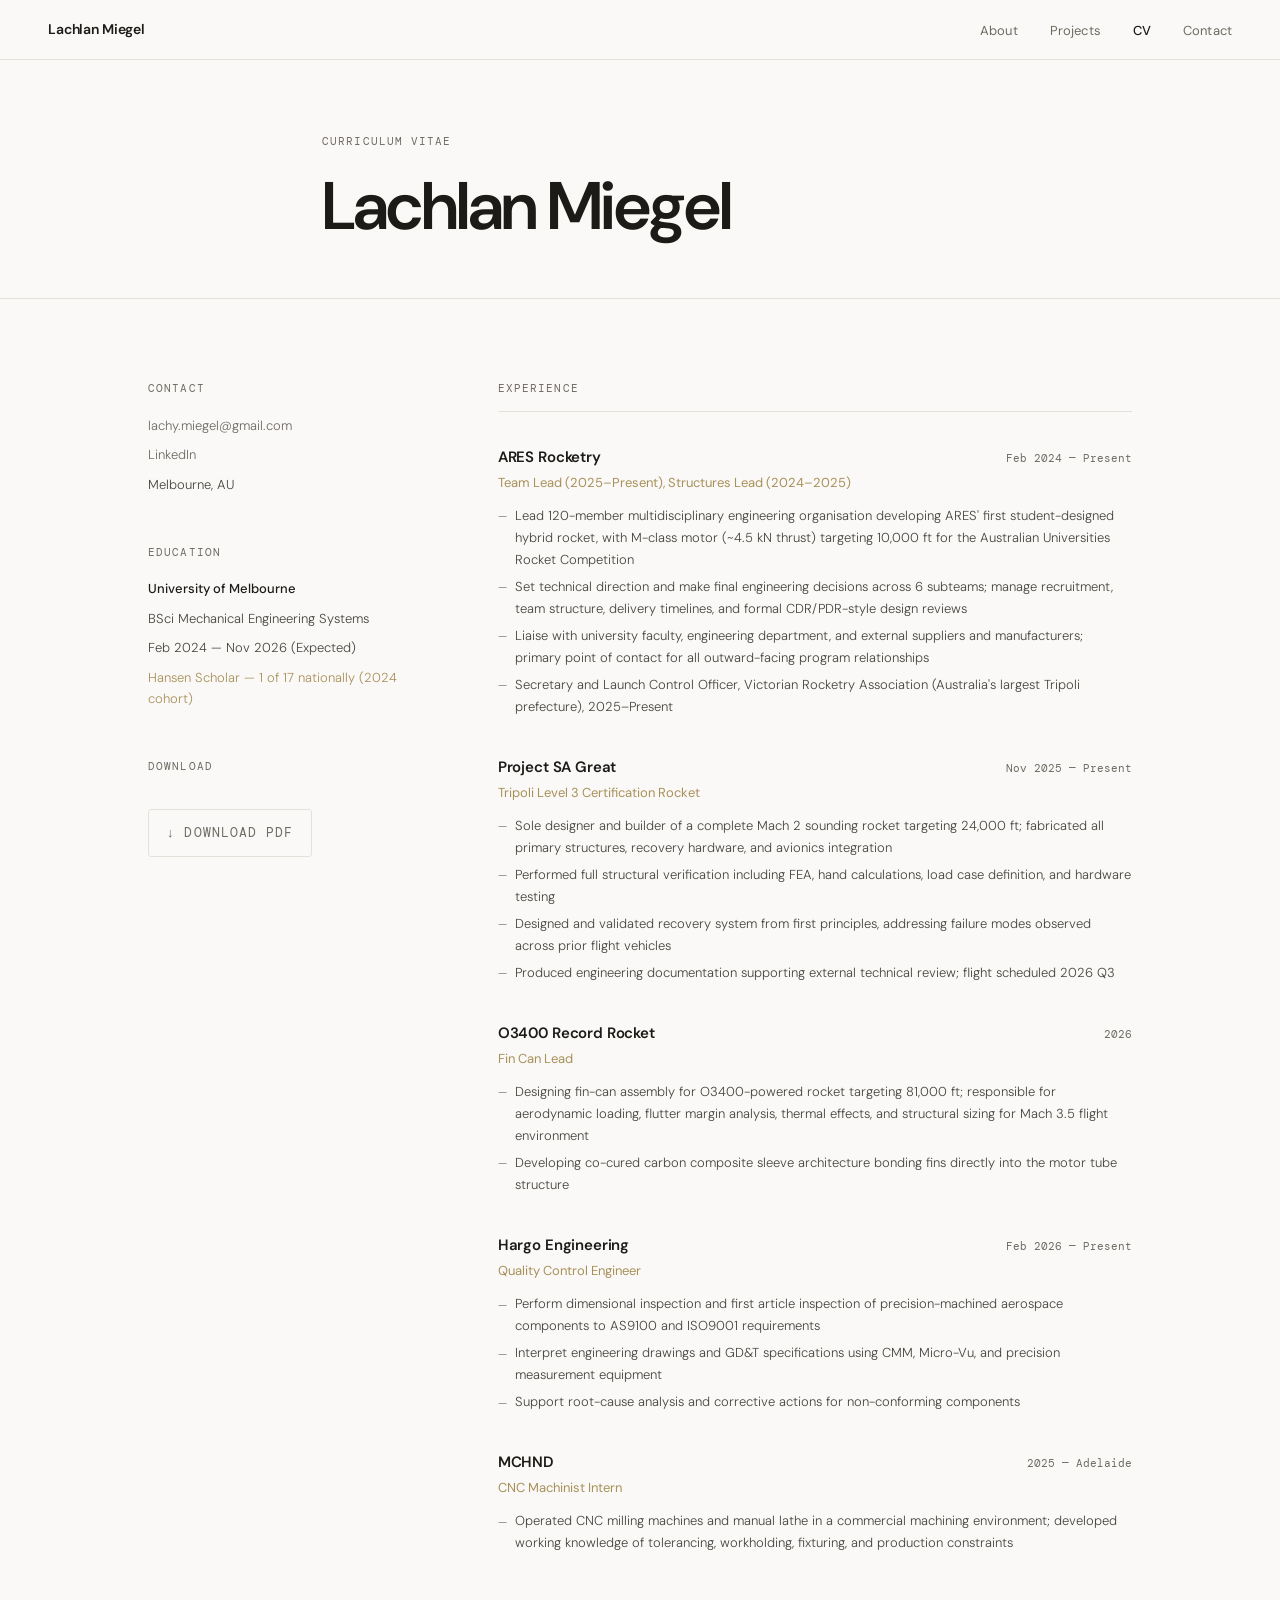
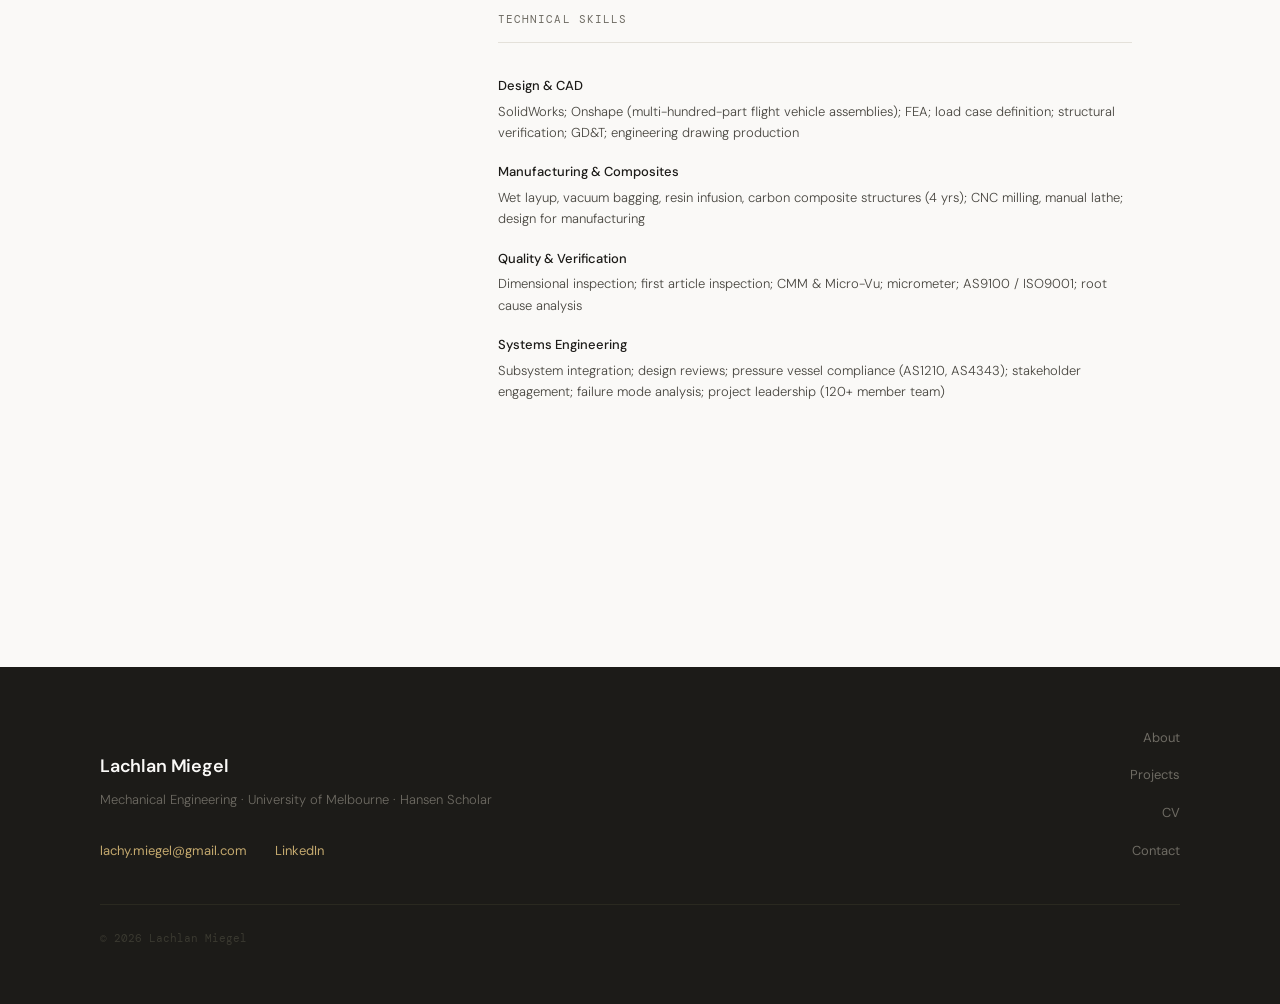
<file: cv.html>
<!DOCTYPE html>
<html lang="en">
<head>
  <meta charset="UTF-8" />
  <meta name="viewport" content="width=device-width, initial-scale=1.0" />
  <title>CV — Lachlan Miegel</title>
  <link rel="stylesheet" href="style.css" />
  <link rel="icon" type="image/png" href="favicon.png" />
  <style>
    .page-header { padding: 4.5rem 0 3.5rem; border-bottom: 1px solid var(--rule); }

    .cv-layout {
      max-width: var(--wide);
      margin: 0 auto;
      padding: 5rem 3rem;
      display: grid;
      grid-template-columns: 1fr 2.5fr;
      gap: 6rem;
      align-items: start;
    }

    .cv-sidebar { position: sticky; top: 80px; }
    .cv-sidebar-section { margin-bottom: 3rem; }
    .cv-sidebar-section h3 { margin-bottom: 1rem; }
    .cv-sidebar p { font-size: 13px; color: var(--text-mid); font-weight: 300; line-height: 1.65; margin-bottom: 0.5rem; }
    .cv-sidebar a { font-size: 13px; color: var(--text-light); text-decoration: none; }
    .cv-sidebar a:hover { color: var(--text); }

    .cv-download {
      display: inline-flex;
      align-items: center;
      gap: 0.5rem;
      font-family: var(--font-mono);
      font-size: 11px;
      letter-spacing: 0.08em;
      text-transform: uppercase;
      color: var(--text-mid);
      text-decoration: none;
      padding: 0.75rem 1.1rem;
      border: 1px solid var(--rule);
      border-radius: 3px;
      transition: all 0.15s;
      margin-top: 1rem;
    }
    .cv-download:hover { border-color: var(--text-mid); color: var(--text); }

    .cv-section { margin-bottom: 3.5rem; }

    .cv-section-title {
      font-family: var(--font-mono);
      font-size: 11px;
      letter-spacing: 0.1em;
      text-transform: uppercase;
      color: var(--text-xlight);
      padding-bottom: 0.75rem;
      border-bottom: 1px solid var(--rule);
      margin-bottom: 2rem;
    }

    .cv-entry { margin-bottom: 2.25rem; }
    .cv-entry:last-child { margin-bottom: 0; }

    .cv-entry-header {
      display: flex;
      justify-content: space-between;
      align-items: baseline;
      margin-bottom: 0.1rem;
    }

    .cv-entry-title { font-size: 15px; font-weight: 600; color: var(--text); letter-spacing: -0.01em; }

    .cv-entry-date {
      font-family: var(--font-mono);
      font-size: 11px;
      color: var(--text-xlight);
      flex-shrink: 0;
      margin-left: 1rem;
    }

    .cv-entry-role { font-size: 13px; color: var(--gold); font-weight: 400; margin-bottom: 0.65rem; }

    .cv-entry ul { list-style: none; margin: 0; padding: 0; }

    .cv-entry li {
      font-size: 13px;
      font-weight: 300;
      color: var(--text-mid);
      line-height: 1.7;
      padding-left: 1.1rem;
      position: relative;
      margin-bottom: 0.3rem;
    }

    .cv-entry li::before {
      content: '—';
      position: absolute;
      left: 0;
      color: var(--text-xlight);
      font-size: 11px;
      top: 0.15rem;
    }

    .cv-entry li strong { color: var(--text); font-weight: 500; }

    .skill-group { margin-bottom: 1.1rem; }
    .skill-group:last-child { margin-bottom: 0; }

    .skill-group-label { font-size: 13px; font-weight: 500; color: var(--text); margin-bottom: 0.2rem; }

    .skill-group-items { font-size: 13px; font-weight: 300; color: var(--text-mid); line-height: 1.65; }

    @media (max-width: 780px) {
      .cv-layout { grid-template-columns: 1fr; gap: 3rem; padding: 3rem 1.5rem; }
      .cv-sidebar { position: static; }
    }
  </style>
</head>
<body>

  <nav class="site-nav">
    <a class="nav-name" href="index.html">Lachlan Miegel</a>
    <ul class="nav-links">
      <li><a href="index.html">About</a></li>
      <li><a href="projects.html">Projects</a></li>
      <li><a href="cv.html" class="active">CV</a></li>
      <li><a href="mailto:lachy.miegel@gmail.com">Contact</a></li>
    </ul>
  </nav>

  <div class="page-header">
    <div class="container">
      <div class="mono-label" style="margin-bottom:1.25rem;">Curriculum Vitae</div>
      <h1>Lachlan Miegel</h1>
    </div>
  </div>

  <div class="cv-layout">

    <!-- SIDEBAR -->
    <div class="cv-sidebar">
      <div class="cv-sidebar-section">
        <h3>Contact</h3>
        <p><a href="mailto:lachy.miegel@gmail.com">lachy.miegel@gmail.com</a></p>
        <p><a href="https://www.linkedin.com/in/lachlan-miegel-b42b261a9/" target="_blank">LinkedIn</a></p>
        <p>Melbourne, AU</p>
      </div>

      <div class="cv-sidebar-section">
        <h3>Education</h3>
        <p><strong style="color:var(--text);font-weight:500;">University of Melbourne</strong></p>
        <p>BSci Mechanical Engineering Systems</p>
        <p>Feb 2024 — Nov 2026 (Expected)</p>
        <p style="margin-top:0.5rem; color:var(--gold);">Hansen Scholar — 1 of 17 nationally (2024 cohort)</p>
      </div>

      <div class="cv-sidebar-section">
        <h3>Download</h3>
        <a class="cv-download" href="docs/lachlan-miegel-cv.pdf">↓ Download PDF</a>
      </div>
    </div>

    <!-- MAIN -->
    <div class="cv-main">

      <div class="cv-section">
        <div class="cv-section-title">Experience</div>

        <div class="cv-entry">
          <div class="cv-entry-header">
            <span class="cv-entry-title">ARES Rocketry</span>
            <span class="cv-entry-date">Feb 2024 — Present</span>
          </div>
          <div class="cv-entry-role">Team Lead (2025–Present), Structures Lead (2024–2025)</div>
          <ul>
            <li>Lead 120-member multidisciplinary engineering organisation developing ARES' first student-designed hybrid rocket, with M-class motor (~4.5 kN thrust) targeting 10,000 ft for the Australian Universities Rocket Competition</li>
            <li>Set technical direction and make final engineering decisions across 6 subteams; manage recruitment, team structure, delivery timelines, and formal CDR/PDR-style design reviews</li>
            <li>Liaise with university faculty, engineering department, and external suppliers and manufacturers; primary point of contact for all outward-facing program relationships</li>
            <li>Secretary and Launch Control Officer, Victorian Rocketry Association (Australia's largest Tripoli prefecture), 2025–Present</li>
          </ul>
        </div>

        <div class="cv-entry">
          <div class="cv-entry-header">
            <span class="cv-entry-title">Project SA Great</span>
            <span class="cv-entry-date">Nov 2025 — Present</span>
          </div>
          <div class="cv-entry-role">Tripoli Level 3 Certification Rocket</div>
          <ul>
            <li>Sole designer and builder of a complete Mach 2 sounding rocket targeting 24,000 ft; fabricated all primary structures, recovery hardware, and avionics integration</li>
            <li>Performed full structural verification including FEA, hand calculations, load case definition, and hardware testing</li>
            <li>Designed and validated recovery system from first principles, addressing failure modes observed across prior flight vehicles</li>
            <li>Produced engineering documentation supporting external technical review; flight scheduled 2026 Q3</li>
          </ul>
        </div>

        <div class="cv-entry">
          <div class="cv-entry-header">
            <span class="cv-entry-title">O3400 Record Rocket</span>
            <span class="cv-entry-date">2026</span>
          </div>
          <div class="cv-entry-role">Fin Can Lead</div>
          <ul>
            <li>Designing fin-can assembly for O3400-powered rocket targeting 81,000 ft; responsible for aerodynamic loading, flutter margin analysis, thermal effects, and structural sizing for Mach 3.5 flight environment</li>
            <li>Developing co-cured carbon composite sleeve architecture bonding fins directly into the motor tube structure</li>
          </ul>
        </div>

        <div class="cv-entry">
          <div class="cv-entry-header">
            <span class="cv-entry-title">Hargo Engineering</span>
            <span class="cv-entry-date">Feb 2026 — Present</span>
          </div>
          <div class="cv-entry-role">Quality Control Engineer</div>
          <ul>
            <li>Perform dimensional inspection and first article inspection of precision-machined aerospace components to AS9100 and ISO9001 requirements</li>
            <li>Interpret engineering drawings and GD&T specifications using CMM, Micro-Vu, and precision measurement equipment</li>
            <li>Support root-cause analysis and corrective actions for non-conforming components</li>
          </ul>
        </div>

        <div class="cv-entry">
          <div class="cv-entry-header">
            <span class="cv-entry-title">MCHND</span>
            <span class="cv-entry-date">2025 — Adelaide</span>
          </div>
          <div class="cv-entry-role">CNC Machinist Intern</div>
          <ul>
            <li>Operated CNC milling machines and manual lathe in a commercial machining environment; developed working knowledge of tolerancing, workholding, fixturing, and production constraints</li>
          </ul>
        </div>

      </div>

      <div class="cv-section">
        <div class="cv-section-title">Technical Skills</div>

        <div class="skill-group">
          <div class="skill-group-label">Design & CAD</div>
          <div class="skill-group-items">SolidWorks; Onshape (multi-hundred-part flight vehicle assemblies); FEA; load case definition; structural verification; GD&T; engineering drawing production</div>
        </div>

        <div class="skill-group">
          <div class="skill-group-label">Manufacturing & Composites</div>
          <div class="skill-group-items">Wet layup, vacuum bagging, resin infusion, carbon composite structures (4 yrs); CNC milling, manual lathe; design for manufacturing</div>
        </div>

        <div class="skill-group">
          <div class="skill-group-label">Quality & Verification</div>
          <div class="skill-group-items">Dimensional inspection; first article inspection; CMM & Micro-Vu; micrometer; AS9100 / ISO9001; root cause analysis</div>
        </div>

        <div class="skill-group">
          <div class="skill-group-label">Systems Engineering</div>
          <div class="skill-group-items">Subsystem integration; design reviews; pressure vessel compliance (AS1210, AS4343); stakeholder engagement; failure mode analysis; project leadership (120+ member team)</div>
        </div>

      </div>

    </div>
  </div>

  <footer class="site-footer">
    <div class="footer-inner">
      <div>
        <div class="footer-name">Lachlan Miegel</div>
        <div class="footer-desc">Mechanical Engineering · University of Melbourne · Hansen Scholar</div>
        <div class="footer-contact">
          <a href="mailto:lachy.miegel@gmail.com">lachy.miegel@gmail.com</a>
          <a href="https://www.linkedin.com/in/lachlan-miegel-b42b261a9/" target="_blank">LinkedIn</a>
        </div>
      </div>
      <div class="footer-right">
        <ul class="footer-links">
          <li><a href="index.html">About</a></li>
          <li><a href="projects.html">Projects</a></li>
          <li><a href="cv.html">CV</a></li>
          <li><a href="mailto:lachy.miegel@gmail.com">Contact</a></li>
        </ul>
      </div>
    </div>
    <div class="footer-copy">© 2026 Lachlan Miegel</div>
  </footer>

</body>
</html>
</file>
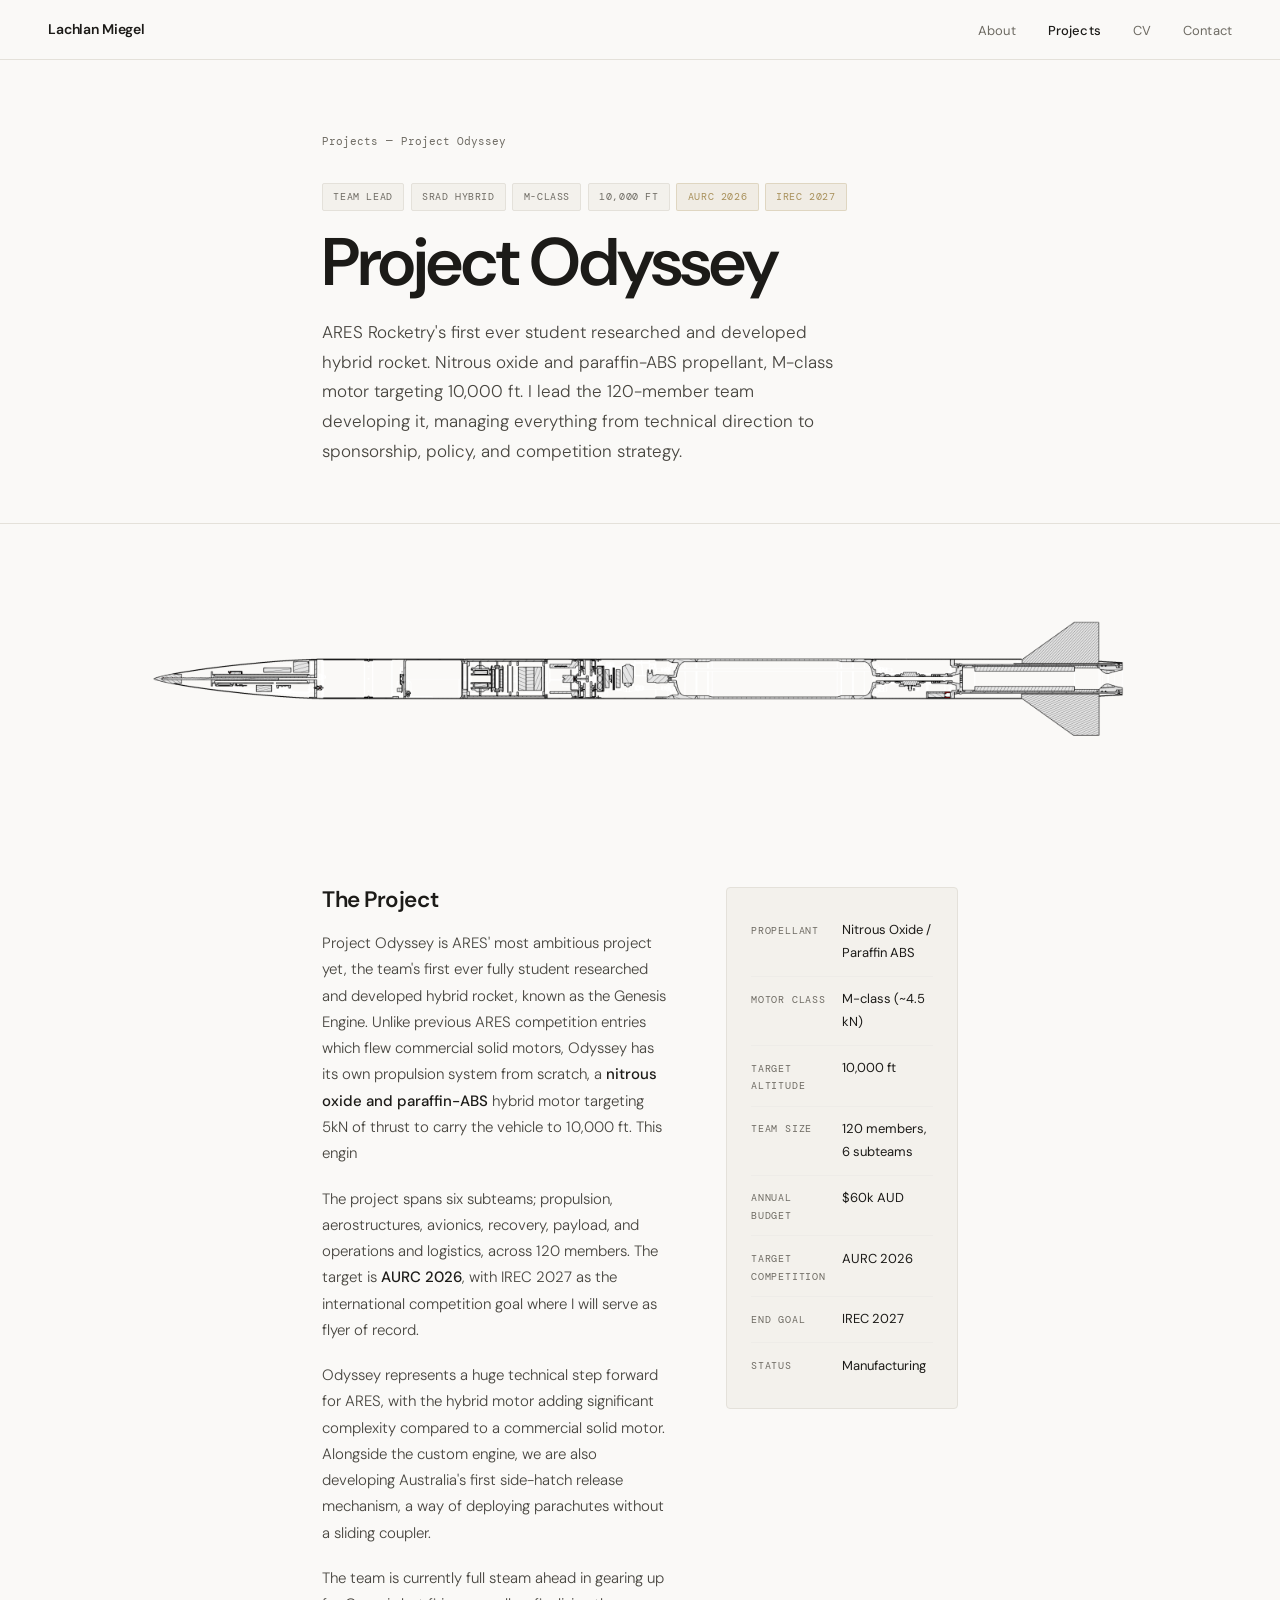
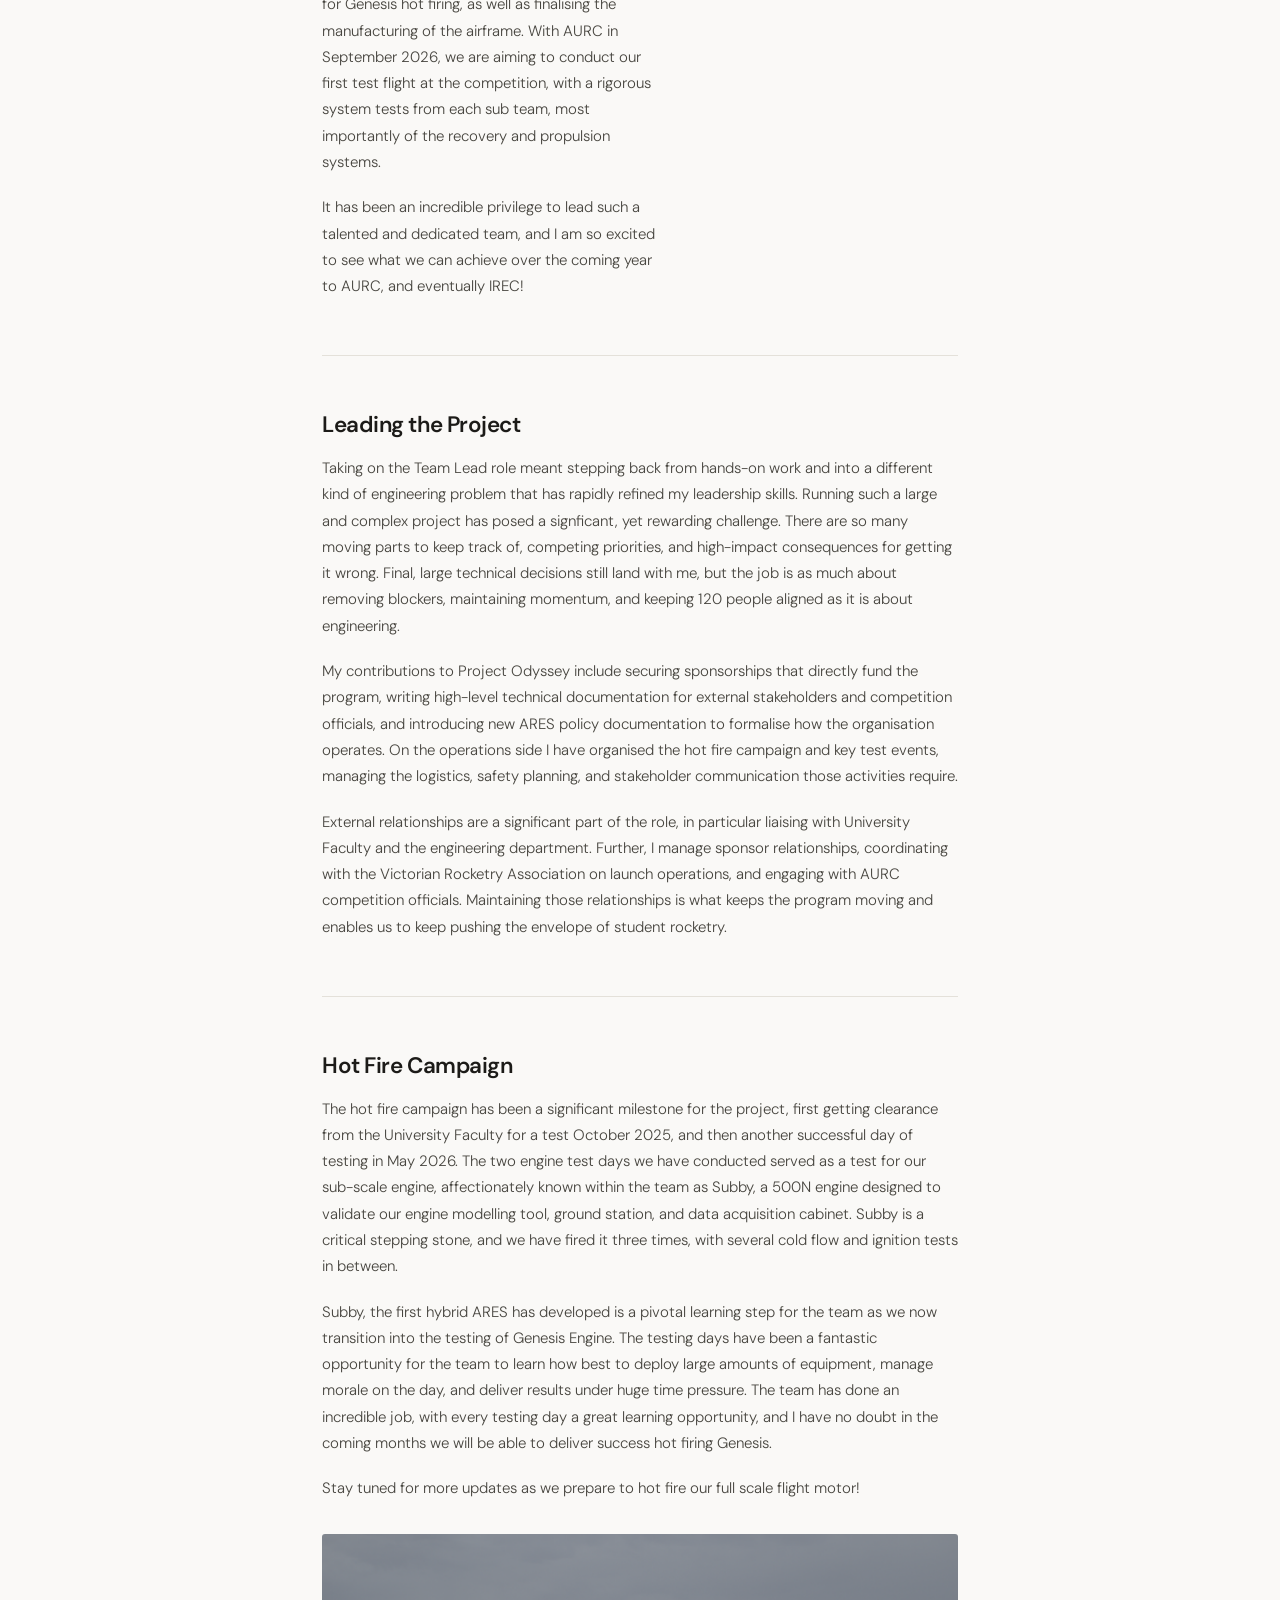
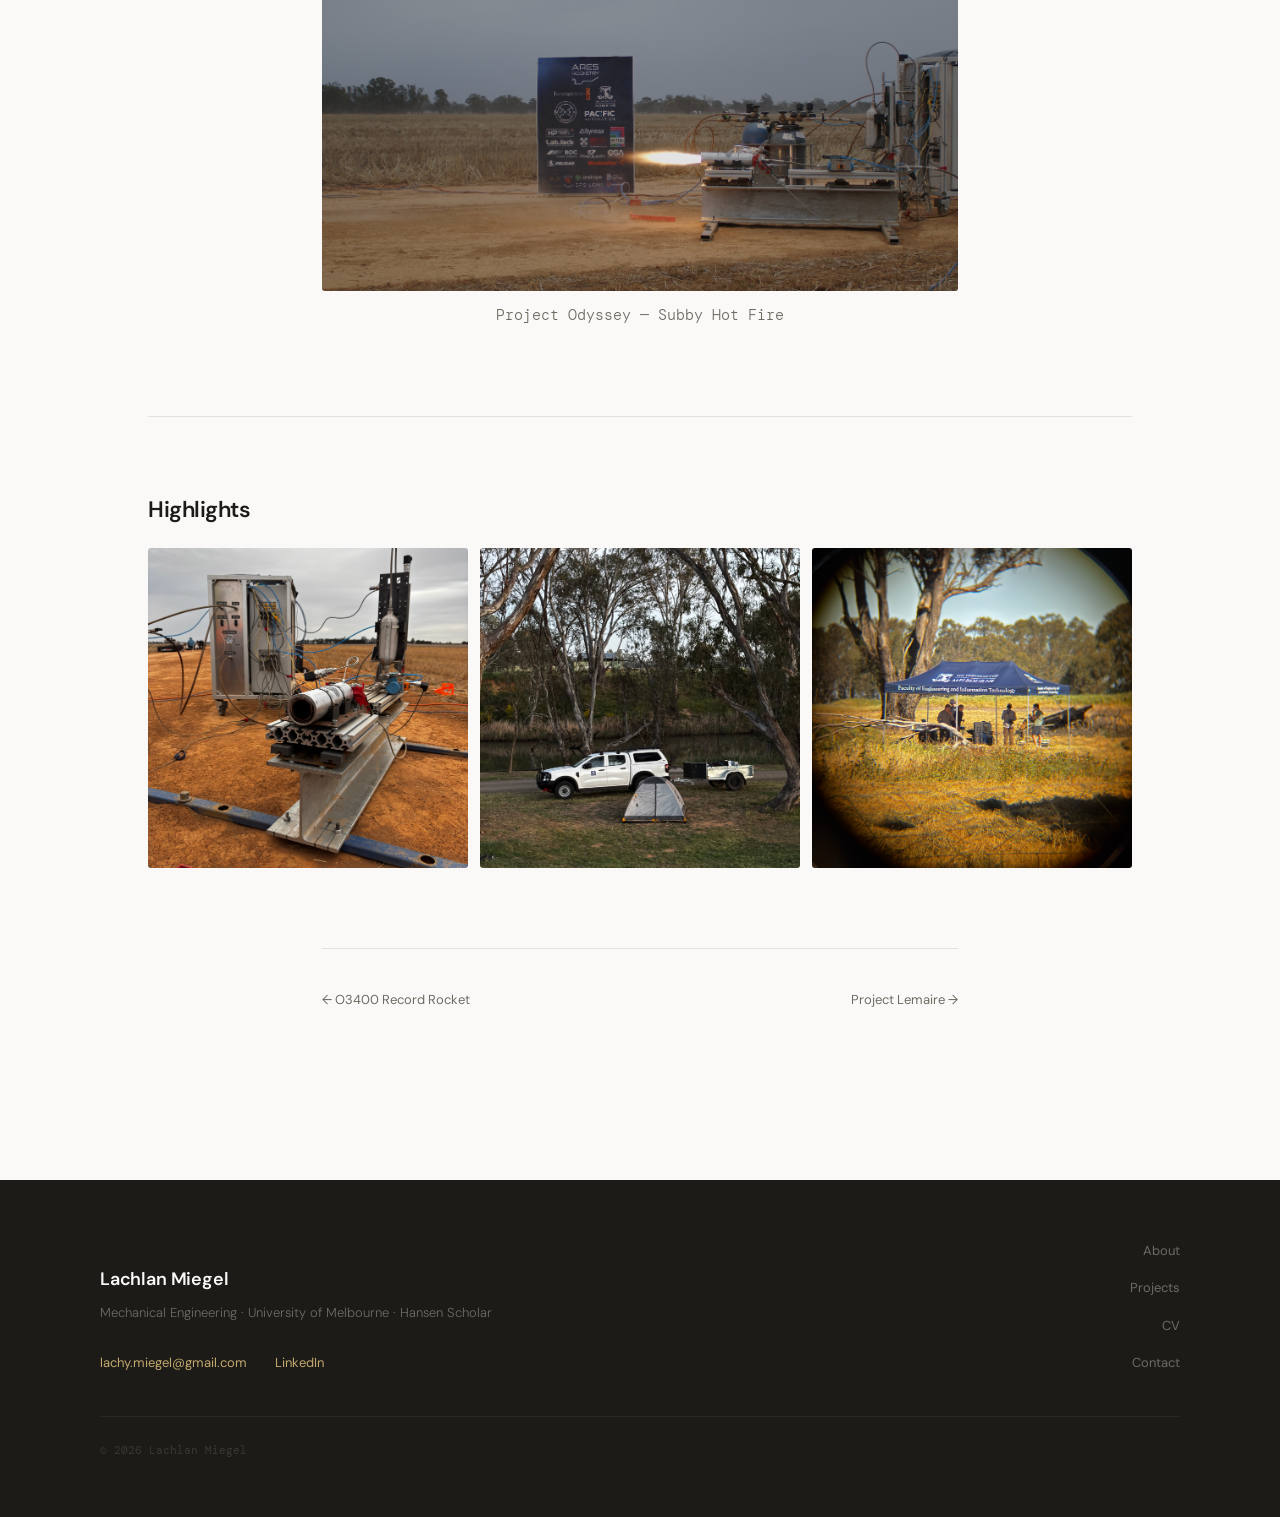
<file: project-ares.html>
<!DOCTYPE html>
<html lang="en">
<head>
  <meta charset="UTF-8" />
  <meta name="viewport" content="width=device-width, initial-scale=1.0" />
  <title>Project Odyssey — Lachlan Miegel</title>
  <link rel="stylesheet" href="style.css" />
  <link rel="icon" type="image/png" href="favicon.png" />
</head>
<body>

  <nav class="site-nav">
    <a class="nav-name" href="index.html">Lachlan Miegel</a>
    <ul class="nav-links">
      <li><a href="index.html">About</a></li>
      <li><a href="projects.html" class="active">Projects</a></li>
      <li><a href="cv.html">CV</a></li>
      <li><a href="mailto:lachy.miegel@gmail.com">Contact</a></li>
    </ul>
  </nav>

  <div class="project-hero">
    <div class="project-hero-inner">
      <div class="breadcrumb">
        <a href="projects.html">Projects</a>
        <span>—</span>
        <span>Project Odyssey</span>
      </div>
      <div class="tags" style="margin-bottom:1rem;">
        <span class="tag">Team Lead</span>
        <span class="tag">SRAD Hybrid</span>
        <span class="tag">M-class</span>
        <span class="tag">10,000 ft</span>
        <span class="tag gold">AURC 2026</span>
        <span class="tag gold">IREC 2027</span>
      </div>
      <h1>Project Odyssey</h1>
      <p class="project-hero-desc">
        ARES Rocketry's first ever student researched and developed hybrid rocket.
        Nitrous oxide and paraffin-ABS propellant, M-class motor targeting 10,000 ft.
        I lead the 120-member team developing it, managing everything from
        technical direction to sponsorship, policy, and competition strategy.
      </p>
    </div>
  </div>

  <!-- HERO IMAGE -->
  <div style="max-width:var(--wide); margin:0 auto; padding:0 3rem;">
    <img src="images/odyssey_wireframe.png"Project Odyssey hot fire"
         style="width:100%; aspect-ratio:16/5; object-fit:cover; object-position:center center; border-radius:3px; display:block;" />
  </div>

  <div class="project-content">

    <!-- THE PROGRAM -->
    <div class="project-section">
      <div class="sidebar-layout">
        <div>
          <h2>The Project</h2>
          <p>
            Project Odyssey is ARES' most ambitious project yet, the
            team's first ever fully student researched and developed hybrid rocket, known as the Genesis Engine. 
            Unlike previous ARES competition entries which flew commercial solid motors,
            Odyssey has its own propulsion system from scratch, a
            <strong>nitrous oxide and paraffin-ABS</strong> hybrid motor targeting
            5kN of thrust to carry the vehicle to 10,000 ft. This engin
          </p>
          <p>
            The project spans six subteams; propulsion, aerostructures, avionics,
            recovery, payload, and operations and logistics, across 120 members. The target
            is <strong>AURC 2026</strong>, with IREC 2027 as the international
            competition goal where I will serve as flyer of record.
          </p>
          <p>
            Odyssey represents a huge technical step forward for ARES, with the hybrid motor
            adding significant complexity compared to a commercial solid motor. Alongside the custom engine,
            we are also developing Australia's first side-hatch release mechanism, a way of deploying parachutes
            without a sliding coupler.
          </p>
          <p>
            The team is currently full steam ahead in gearing up for Genesis hot firing, as well as 
            finalising the manufacturing of the airframe. With AURC in September 2026, we are aiming 
            to conduct our first test flight at the competition, with a rigorous system tests from each sub team, most
            importantly of the recovery and propulsion systems. 
          </p>
          <p>
            It has been an incredible privilege to lead such a talented and dedicated team,
            and I am so excited to see what we can achieve over the coming year to AURC, and eventually IREC!
          </p>
        </div>
        <div class="spec-panel">
          <table class="spec-table">
            <tr><td>Propellant</td><td>Nitrous Oxide / Paraffin ABS</td></tr>
            <tr><td>Motor Class</td><td>M-class (~4.5 kN)</td></tr>
            <tr><td>Target Altitude</td><td>10,000 ft</td></tr>
            <tr><td>Team Size</td><td>120 members, 6 subteams</td></tr>
            <tr><td>Annual Budget</td><td>$60k AUD</td></tr>
            <tr><td>Target Competition</td><td>AURC 2026</td></tr>
            <tr><td>End Goal</td><td>IREC 2027</td></tr>
            <tr><td>Status</td><td>Manufacturing</td></tr>
          </table>
        </div>
      </div>
    </div>

    <!-- LEADING THE PROJECT -->
    <div class="project-section">
      <h2>Leading the Project</h2>
      <p>
        Taking on the Team Lead role meant stepping back from hands-on work and
        into a different kind of engineering problem that has rapidly refined my leadership skills.
        Running such a large and complex project has posed a signficant, yet rewarding challenge.
        There are so many moving parts to keep track of, competing priorities, and high-impact consequences for
        getting it wrong. Final, large technical decisions still land with me, but the job
        is as much about removing blockers, maintaining momentum, and keeping
        120 people aligned as it is about engineering.
      </p>
      <p>
        My contributions to Project Odyssey include securing sponsorships that directly
        fund the program, writing high-level technical documentation for external
        stakeholders and competition officials, and introducing new ARES policy
        documentation to formalise how the organisation operates. On the operations
        side I have organised the hot fire campaign and key test events, managing
        the logistics, safety planning, and stakeholder communication those
        activities require. 
      </p>
      <p>
        External relationships are a significant part of the role, in particular liaising with
        University Faculty and the engineering department. Further, I manage sponsor
        relationships, coordinating with the Victorian Rocketry Association on
        launch operations, and engaging with AURC competition officials.
        Maintaining those relationships is what keeps the program moving and enables us to keep
        pushing the envelope of student rocketry.
      </p>
    </div>

    <!-- HOT FIRE -->
    <div class="project-section">
      <h2>Hot Fire Campaign</h2>
      <p>
        The hot fire campaign has been a significant milestone for the project, first getting 
        clearance from the University Faculty for a test October 2025, and then another successful
        day of testing in May 2026. The two engine test days we have conducted served as a test for our
        sub-scale engine, affectionately known within the team as Subby, a 500N engine designed to validate our
        engine modelling tool, ground station, and data acquisition cabinet. Subby is a critical stepping stone,
        and we have fired it three times, with several cold flow and ignition tests in between.
      </p>
      <p>
        Subby, the first hybrid ARES has developed is a pivotal learning step for the team as we now 
        transition into the testing of Genesis Engine. The testing days have been a fantastic opportunity
        for the team to learn how best to deploy large amounts of equipment, manage morale on the day, and 
        deliver results under huge time pressure. The team has done an incredible job, with every testing day
        a great learning opportunity, and I have no doubt in the coming months we will be able to deliver
        success hot firing Genesis.
      </p>
      <p>Stay tuned for more updates as we prepare to hot fire our full scale flight motor!</p>
      <div style="margin-top:2rem;">
        <img src="images/hot_fire_2.png" alt="Odyssey hot fire"
             style="width:100%; aspect-ratio:16/9; object-fit:cover; border-radius:3px; display:block;" />
        <p class="img-caption">Project Odyssey — Subby Hot Fire</p>
      </div>
    </div>

    </div><!-- closes last project-section (hot fire) -->

  </div><!-- closes project-content -->

  <!-- PHOTO HIGHLIGHTS — full wide width -->
  <div style="max-width:var(--wide); margin:0 auto; padding:2rem 3rem 3rem;">
    <div style="max-width:var(--wide); margin:0 auto; padding:2rem 3rem 3rem; border-top:1px solid var(--rule);"></div>
    <h2 style="margin-bottom:1.5rem;">Highlights</h2>
    <div style="display:grid; grid-template-columns:repeat(3,1fr); gap:0.75rem;">

      <div style="position:relative; overflow:hidden; border-radius:3px; cursor:pointer;">
        <img src="images/subby.jpeg" alt="Subby hot fire"
             style="width:100%; aspect-ratio:1/1; object-fit:cover; display:block; transition:transform 0.3s ease;"
             onmouseover="this.style.transform='scale(1.03)'"
             onmouseout="this.style.transform='scale(1)'" />
        <div class="highlight-caption">Subby Post Hot Fire, DAQ Cabinet Visible</div>
      </div>

      <div style="position:relative; overflow:hidden; border-radius:3px; cursor:pointer;">
        <img src="images/camping.jpeg" alt="Test day camping"
             style="width:100%; aspect-ratio:1/1; object-fit:cover; display:block; transition:transform 0.3s ease;"
             onmouseover="this.style.transform='scale(1.03)'"
             onmouseout="this.style.transform='scale(1)'" />
        <div class="highlight-caption">University Ute and Trailer camping before a test day</div>
      </div>

      <div style="position:relative; overflow:hidden; border-radius:3px; cursor:pointer;">
        <img src="images/jbs.jpeg" alt="Prop team"
             style="width:100%; aspect-ratio:1/1; object-fit:cover; display:block; transition:transform 0.3s ease;"
             onmouseover="this.style.transform='scale(1.03)'"
             onmouseout="this.style.transform='scale(1)'" />
        <div class="highlight-caption">Prop Team working hard before opening gas bottles</div>
      </div>

    </div>
  </div>

  <!-- PROJECT NAV — back inside narrow container -->
  <div class="project-content">
    <div class="project-nav">
      <a href="project-o3400.html">← O3400 Record Rocket</a>
      <a href="project-lemaire.html">Project Lemaire →</a>
    </div>
  </div>

  <footer class="site-footer">
    <div class="footer-inner">
      <div>
        <div class="footer-name">Lachlan Miegel</div>
        <div class="footer-desc">Mechanical Engineering · University of Melbourne · Hansen Scholar</div>
        <div class="footer-contact">
          <a href="mailto:lachy.miegel@gmail.com">lachy.miegel@gmail.com</a>
          <a href="https://www.linkedin.com/in/lachlan-miegel-b42b261a9/" target="_blank">LinkedIn</a>
        </div>
      </div>
      <div class="footer-right">
        <ul class="footer-links">
          <li><a href="index.html">About</a></li>
          <li><a href="projects.html">Projects</a></li>
          <li><a href="cv.html">CV</a></li>
          <li><a href="mailto:lachy.miegel@gmail.com">Contact</a></li>
        </ul>
      </div>
    </div>
    <div class="footer-copy">© 2026 Lachlan Miegel</div>
  </footer>

</body>
</html>
</file>
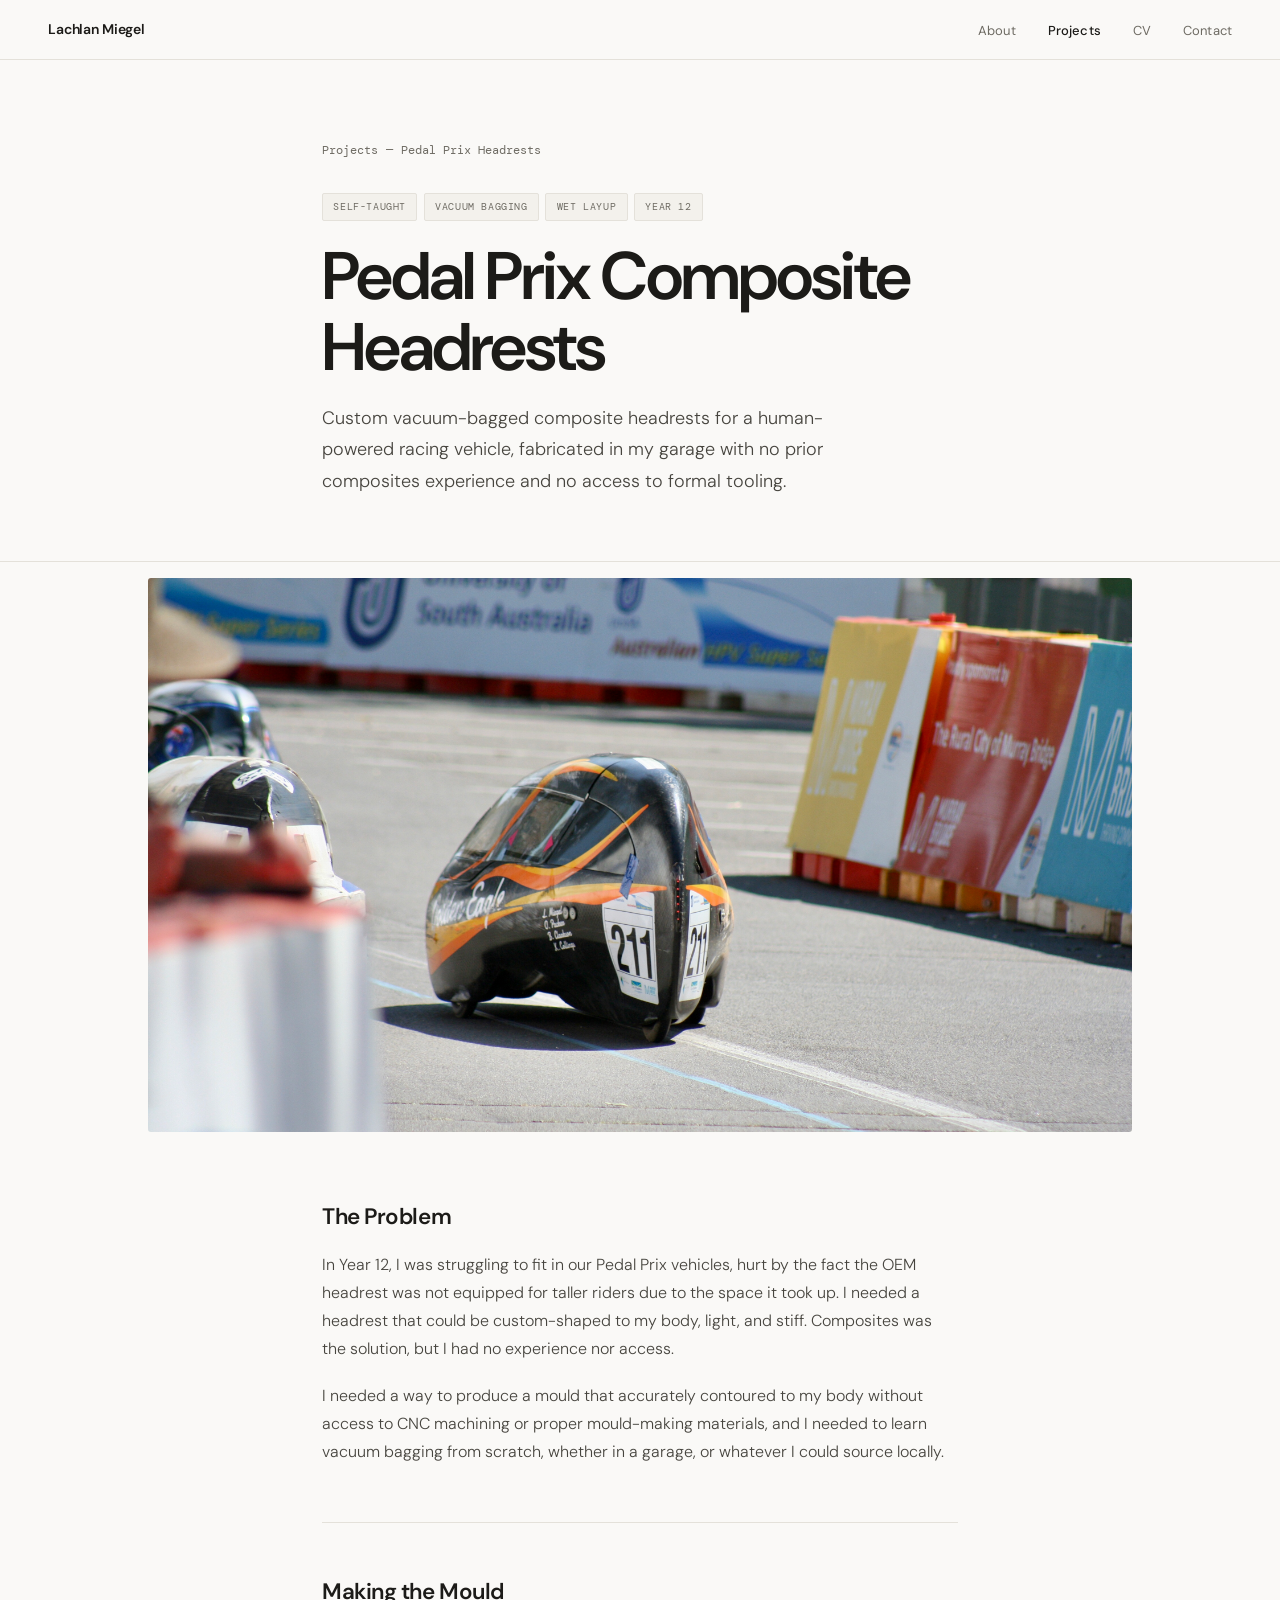
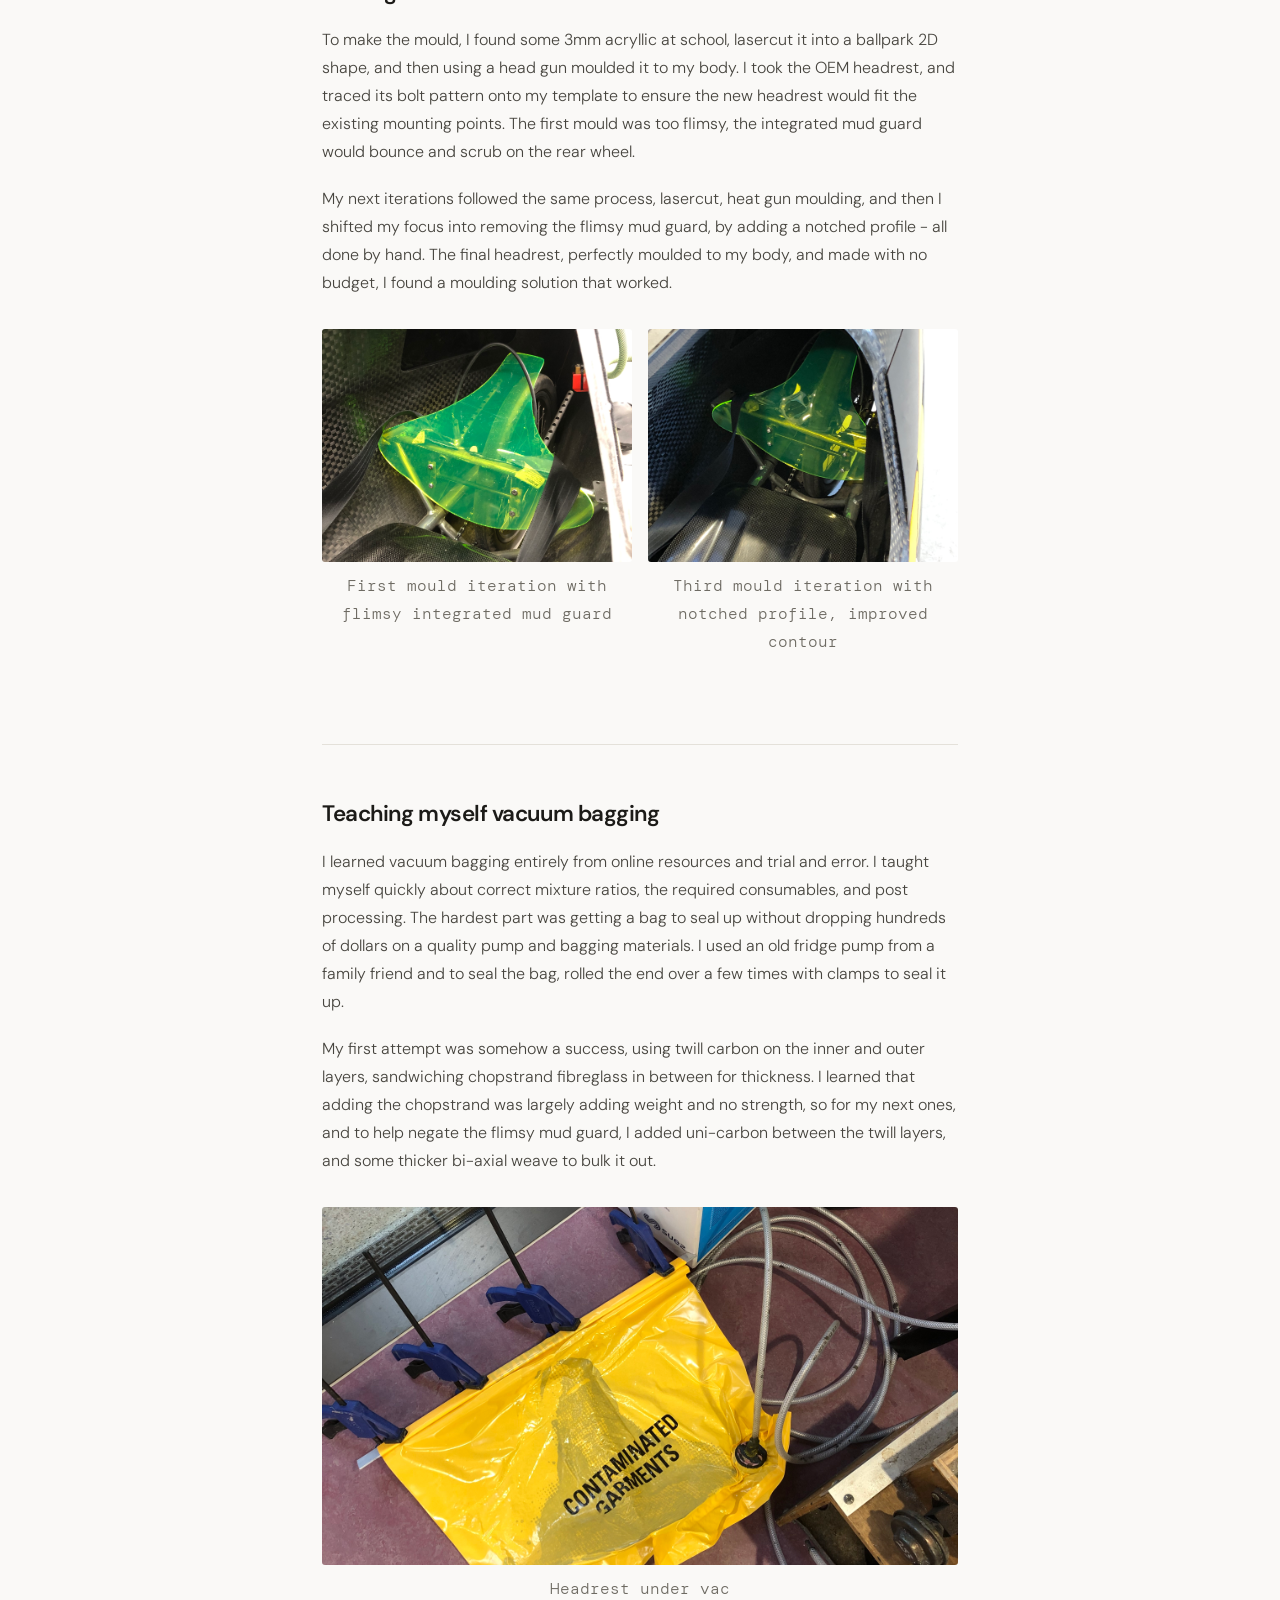
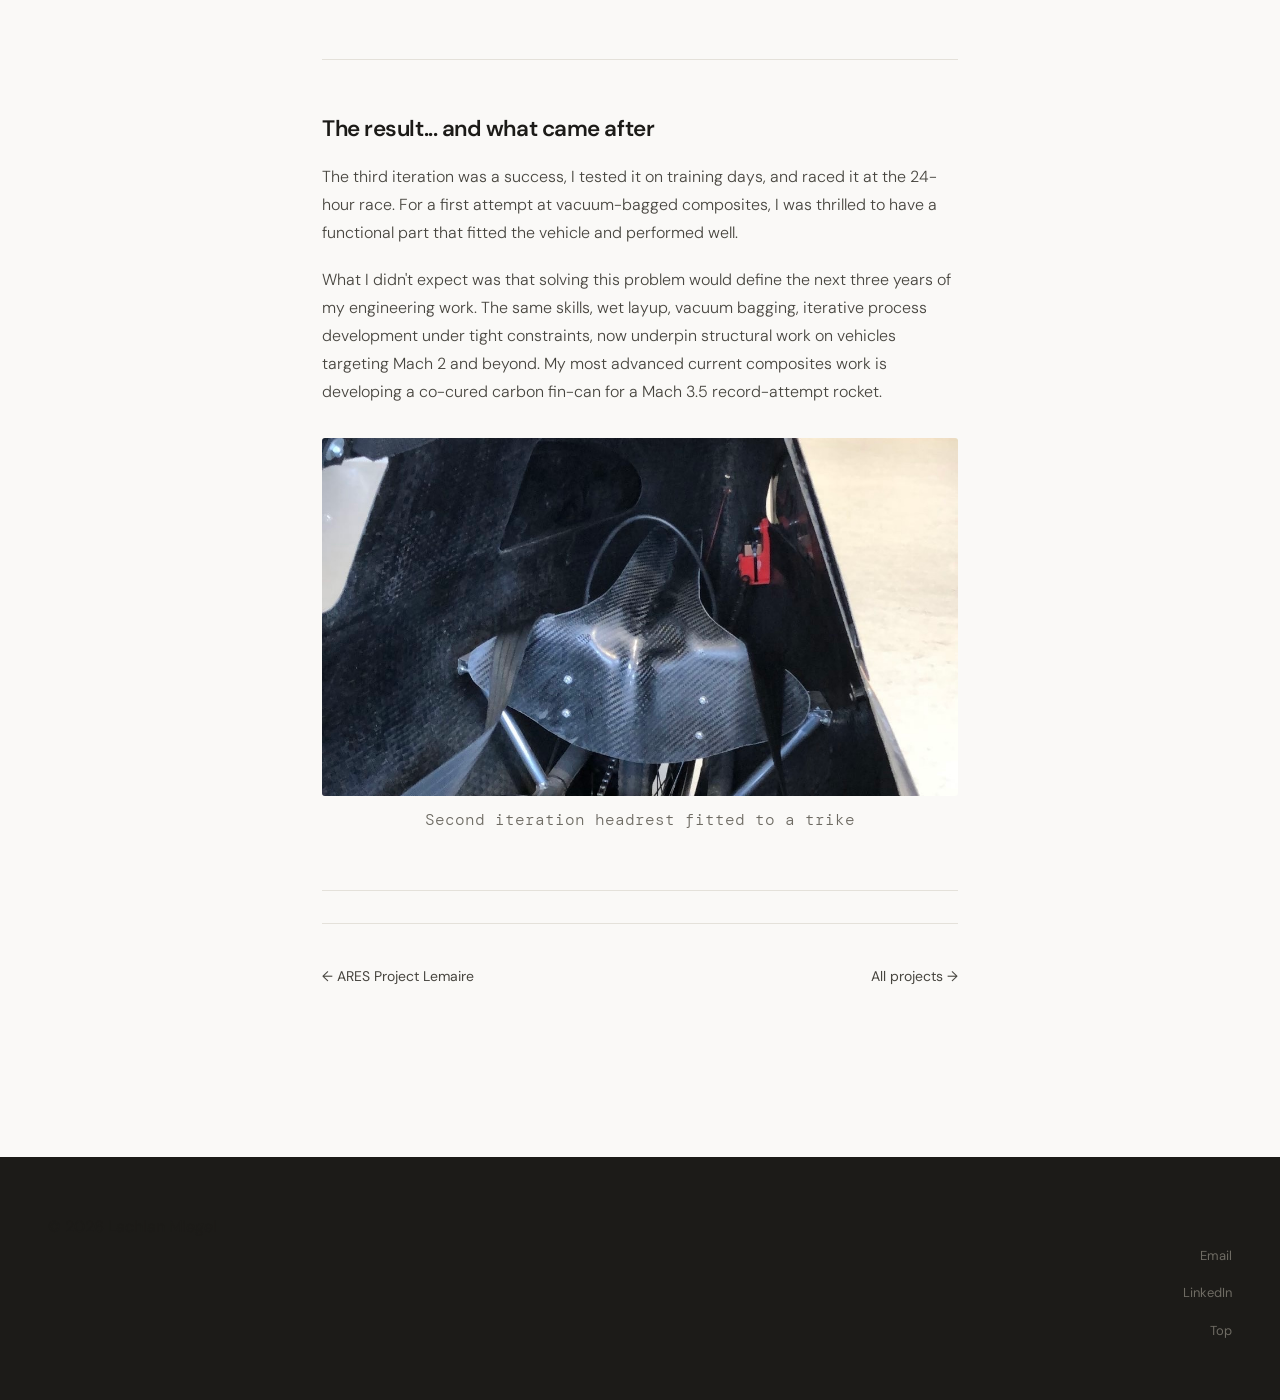
<file: project-headrests.html>
<!DOCTYPE html>
<html lang="en">
<head>
  <meta charset="UTF-8" />
  <meta name="viewport" content="width=device-width, initial-scale=1.0" />
  <title>Pedal Prix Composite Headrests — Lachlan Miegel</title>
  <link rel="stylesheet" href="style.css" />
  <link rel="icon" type="image/png" href="favicon.png" />
  <style>
    .project-hero { padding: 5rem 0 4rem; border-bottom: 1px solid var(--rule); }
    .project-hero-inner { max-width: var(--max); margin: 0 auto; padding: 0 2rem; }
    .breadcrumb { font-family: var(--font-mono); font-size: 12px; color: var(--text-light); margin-bottom: 2rem; display: flex; gap: 0.5rem; align-items: center; }
    .breadcrumb a { color: var(--text-light); text-decoration: none; }
    .breadcrumb a:hover { color: var(--text); }
    .project-hero h1 { margin-bottom: 1.25rem; }
    .project-hero-desc { font-size: 18px; font-weight: 300; color: var(--text-mid); line-height: 1.75; max-width: 540px; margin-bottom: 2rem; }
    .project-content { max-width: var(--max); margin: 0 auto; padding: 0 2rem; }
    .project-section { padding: 3.5rem 0; border-bottom: 1px solid var(--rule); }
    .project-section:last-child { border-bottom: none; }
    .project-section h2 { margin-bottom: 1.25rem; }
    .project-section p { font-size: 16px; }
    .img-grid-2 { display: grid; grid-template-columns: 1fr 1fr; gap: 1rem; margin: 2rem 0; }
    .project-nav { display: flex; justify-content: space-between; padding: 2.5rem 0; border-top: 1px solid var(--rule); margin-top: 2rem; }
    .project-nav a { font-size: 14px; color: var(--text-mid); text-decoration: none; transition: color 0.15s; }
    .project-nav a:hover { color: var(--text); }
    blockquote {
      border-left: 2px solid var(--rule);
      padding-left: 1.5rem;
      margin: 2rem 0;
      font-family: var(--font-serif);
      font-size: 1.2rem;
      font-weight: 400;
      color: var(--text-mid);
      font-style: italic;
      line-height: 1.6;
    }
    @media (max-width: 680px) {
      .img-grid-2 { grid-template-columns: 1fr; }
    }
  </style>
</head>
<body>

  <nav class="site-nav">
    <a class="nav-name" href="index.html">Lachlan Miegel</a>
    <ul class="nav-links">
      <li><a href="index.html">About</a></li>
      <li><a href="projects.html" class="active">Projects</a></li>
      <li><a href="cv.html">CV</a></li>
      <li><a href="mailto:lachy.miegel@gmail.com">Contact</a></li>
    </ul>
  </nav>

  <div class="project-hero">
    <div class="project-hero-inner">
      <div class="breadcrumb">
        <a href="projects.html">Projects</a>
        <span>—</span>
        <span>Pedal Prix Headrests</span>
      </div>
      <div class="tags" style="margin-bottom:1.25rem;">
        <span class="tag">Self-taught</span>
        <span class="tag">Vacuum bagging</span>
        <span class="tag">Wet layup</span>
        <span class="tag">Year 12</span>
      </div>
      <h1>Pedal Prix Composite Headrests</h1>
      <p class="project-hero-desc">
        Custom vacuum-bagged composite headrests for a human-powered racing vehicle,
        fabricated in my garage with no prior composites experience and no access
        to formal tooling.
      </p>
    </div>
  </div>

  <div style="max-width:var(--wide); margin:0 auto; padding:1rem 3rem;">
    <div style="position:relative; overflow:hidden; border-radius:3px; cursor:pointer;">
      <img src="images/trike.jpg" alt="Pedal Prix Vehicle"
           style="width:100%; aspect-ratio:16/9; object-fit:cover; object-position:center center; display:block; transition:transform 0.3s ease;"
           onmouseover="this.style.transform='scale(1.03)'"
           onmouseout="this.style.transform='scale(1)'" />
      <div class="highlight-caption">The Pedal Prix vehicle fitted with custom headrest</div>
    </div>
  </div>

  <div class="project-content">

    <!-- THE PROBLEM -->
    <div class="project-section">
      <h2>The Problem</h2>
      <p>
        In Year 12, I was struggling to fit in our Pedal Prix vehicles, hurt by the fact the OEM 
        headrest was not equipped for taller riders due to the space it took up. I needed a
        headrest that could be custom-shaped to my body, light, and stiff. Composites was the 
        solution, but I had no experience nor access.
      </p>
      <p>
        I needed a way to produce a mould that accurately contoured to my body without access to
        CNC machining or proper mould-making materials, and I needed to learn vacuum
        bagging from scratch, whether in a garage, or whatever I could source locally.
      </p>

    </div>

    <!-- THE MOULD -->
    <div class="project-section">
      <h2>Making the Mould</h2>
      <p>
        To make the mould, I found some 3mm acryllic at school, lasercut it into a ballpark 2D 
        shape, and then using a head gun moulded it to my body. I took the OEM headrest, 
        and traced its bolt pattern onto my template to ensure the new headrest would fit the existing mounting points.
        The first mould was too flimsy, the integrated mud guard would bounce and scrub on the rear wheel.
      </p>
      <p>
        My next iterations followed the same process, lasercut, heat gun moulding, and then I shifted my focus
        into removing the flimsy mud guard, by adding a notched profile - all done by hand. The final headrest,
        perfectly moulded to my body, and made with no budget, I found a moulding solution that worked. 

      </p>

      <div class="img-grid-2">
        <div>
          <img src="images/v1-mould.jpeg" alt="First Mould Iteration"
               style="width:100%; aspect-ratio:4/3; object-fit:cover; border-radius:3px; display:block;" />
          <p class="img-caption">First mould iteration with flimsy integrated mud guard</p>
        </div>
        <div>
          <img src="images/v3-mould.jpeg" alt="Third Mould Iteration"
               style="width:100%; aspect-ratio:4/3; object-fit:cover; border-radius:3px; display:block;" />
          <p class="img-caption">Third mould iteration with notched profile, improved contour</p>
        </div>
      </div>
    </div>

    <!-- VACUUM BAGGING -->
    <div class="project-section">
      <h2>Teaching myself vacuum bagging</h2>
      <p>
        I learned vacuum bagging entirely from online resources and trial and error.
        I taught myself quickly about correct mixture ratios, the required consumables, and 
        post processing. The hardest part was getting a bag to seal up without dropping 
        hundreds of dollars on a quality pump and bagging materials. I used an old fridge pump from a family friend
        and to seal the bag, rolled the end over a few times with clamps to seal it up.
      </p>
      <p>
        My first attempt was somehow a success, using twill carbon on the inner and outer layers, 
        sandwiching chopstrand fibreglass in between for thickness. I learned that adding the chopstrand was
        largely adding weight and no strength, so for my next ones, and to help negate the flimsy mud guard, 
        I added uni-carbon between the twill layers, and some thicker bi-axial weave to bulk it out. 
      </p>

      <div style="margin-top:2rem;">
        <img src="images/vacbag-headrest.jpeg" alt="Vacuum Bagged Headrest"
               style="width:100%; aspect-ratio:16/9; object-fit:cover; border-radius:3px; display:block;" />
          <p class="img-caption">Headrest under vac</p>
      </div>
    </div>

    <!-- RESULT -->
    <div class="project-section">
      <h2>The result... and what came after</h2>
      <p>
        The third iteration was a success, I tested it on training days, and raced it at the 24-hour
        race. For a first attempt at vacuum-bagged composites, I was 
        thrilled to have a functional part that fitted the vehicle and performed well. 
      </p>
      <p>
        What I didn't expect was that solving this problem would define the next
        three years of my engineering work. The same skills, wet layup, vacuum
        bagging, iterative process development under tight constraints, now underpin
        structural work on vehicles targeting Mach 2 and beyond. My most advanced
        current composites work is developing a co-cured carbon fin-can for a Mach 3.5 record-attempt rocket.
      </p>

      <div style="margin-top:2rem;">
        <img src="images/headrest.jpg" alt="Final Composite Headrest"
               style="width:100%; aspect-ratio:16/9; object-fit:cover; border-radius:3px; display:block;" />
          <p class="img-caption">Second iteration headrest fitted to a trike</p>
      </div>
    </div>

    <div class="project-nav">
      <a href="project-lemaire.html">← ARES Project Lemaire</a>
      <a href="projects.html">All projects →</a>
    </div>

  </div>

  <footer class="site-footer">
    <span class="footer-left">© 2026 Lachlan Miegel</span>
    <ul class="footer-links">
      <li><a href="mailto:lachy.miegel@gmail.com">Email</a></li>
      <li><a href="https://www.linkedin.com/in/lachlan-miegel-b42b261a9/" target="_blank">LinkedIn</a></li>
      <li><a href="#top">Top</a></li>
    </ul>
  </footer>

</body>
</html>
</file>
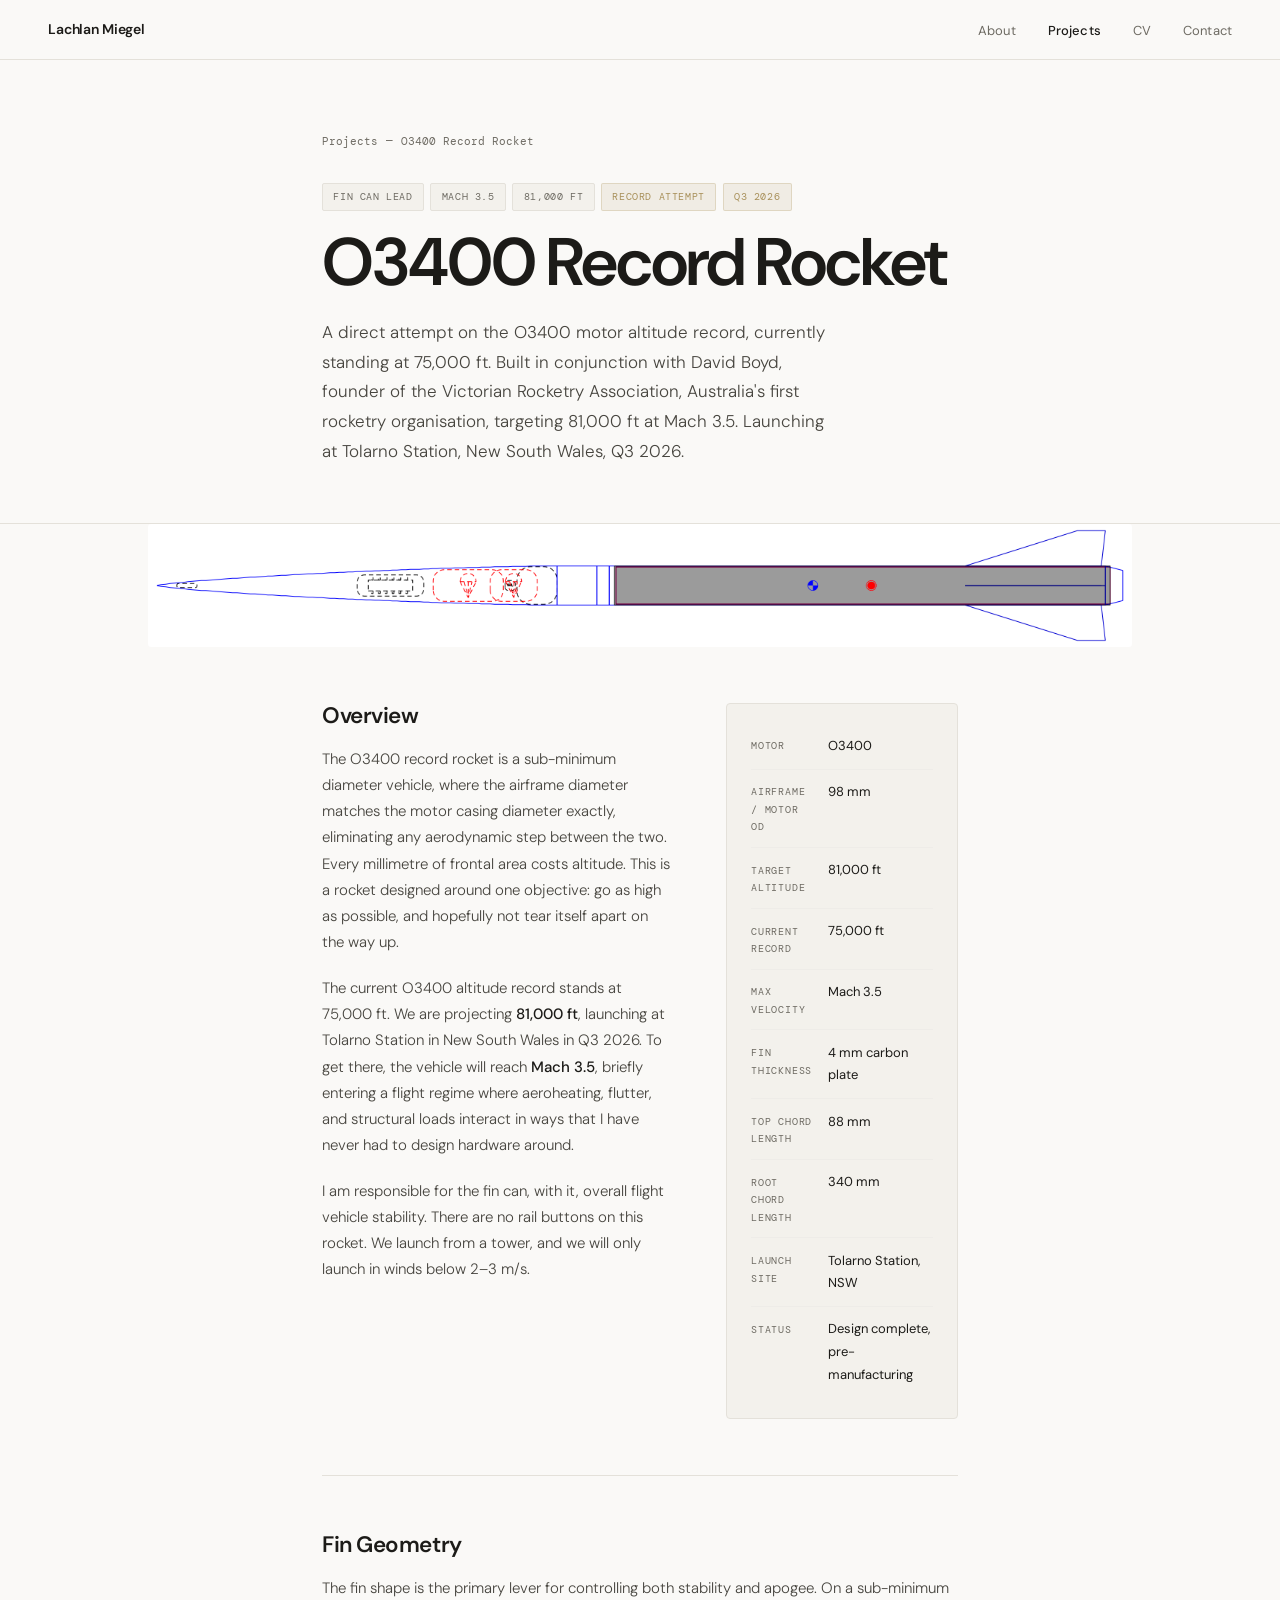
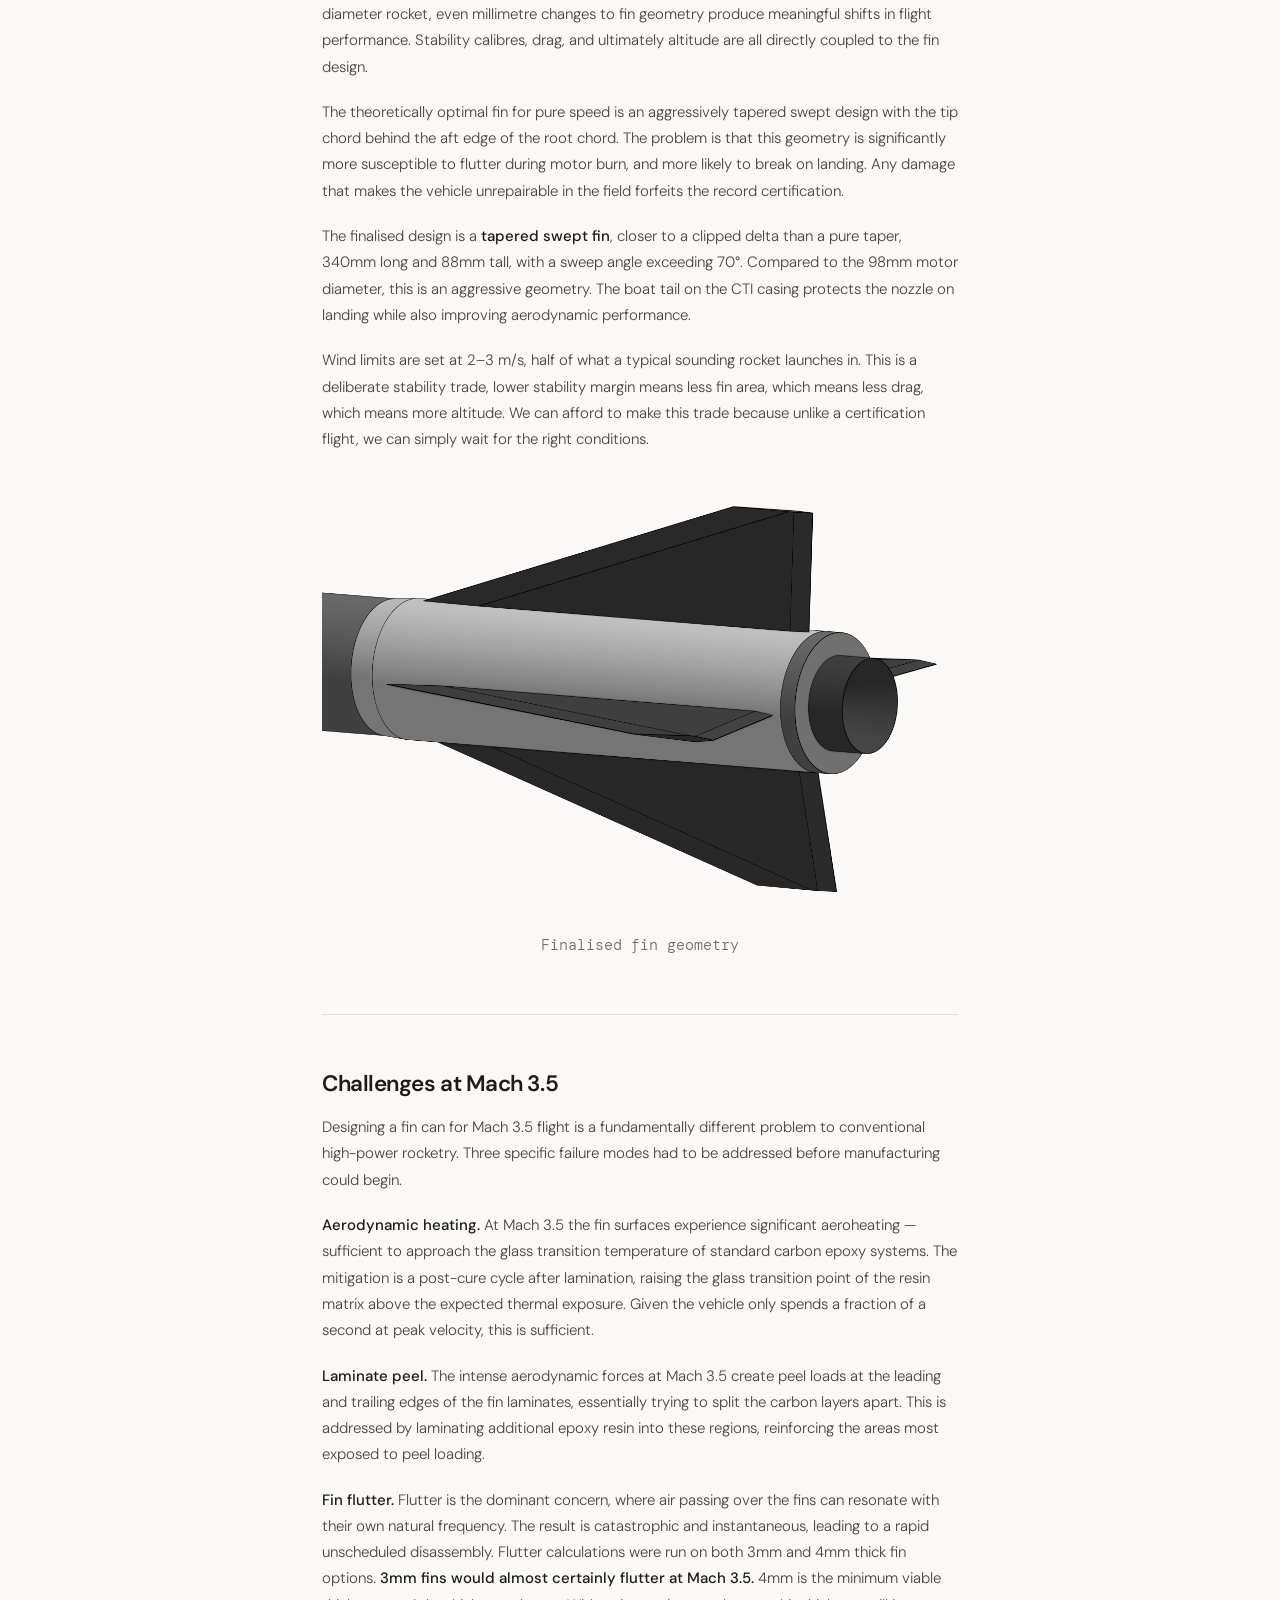
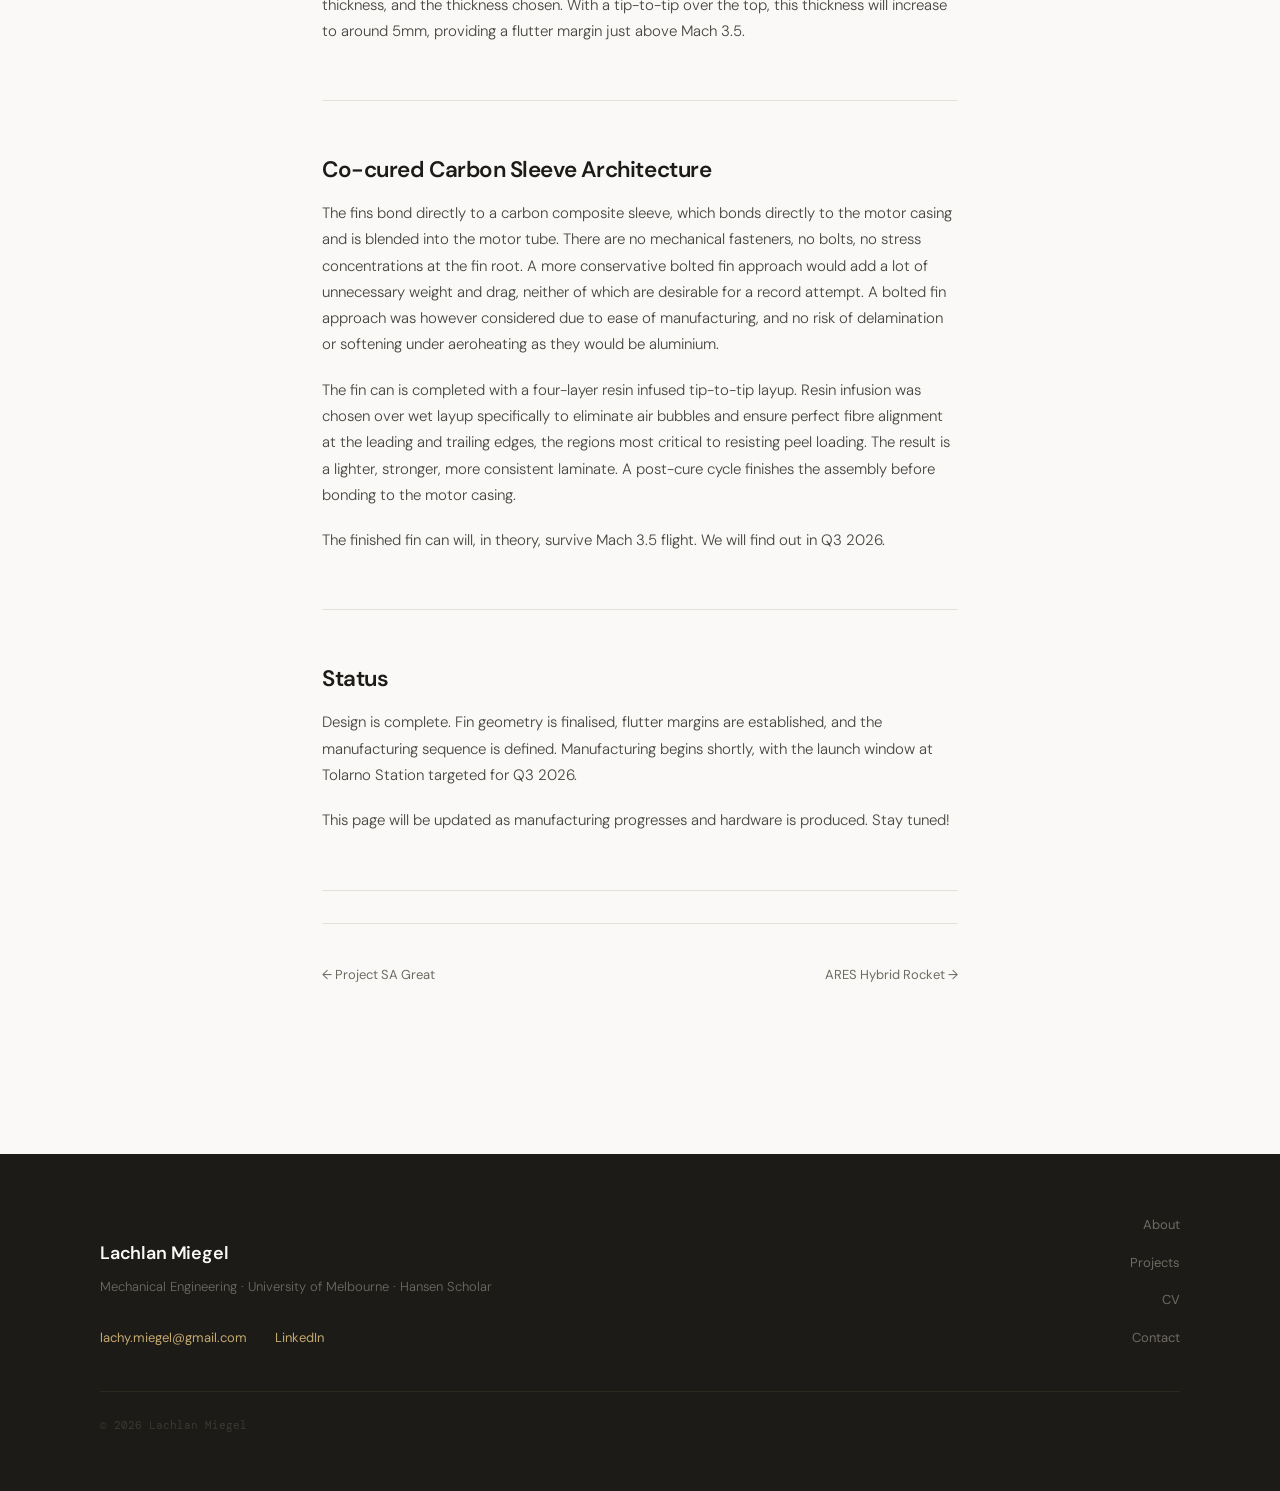
<file: project-o3400.html>
<!DOCTYPE html>
<html lang="en">
<head>
  <meta charset="UTF-8" />
  <meta name="viewport" content="width=device-width, initial-scale=1.0" />
  <title>O3400 Record Rocket — Lachlan Miegel</title>
  <link rel="stylesheet" href="style.css" />
  <link rel="icon" type="image/png" href="favicon.png" />
</head>
<body>

  <nav class="site-nav">
    <a class="nav-name" href="index.html">Lachlan Miegel</a>
    <ul class="nav-links">
      <li><a href="index.html">About</a></li>
      <li><a href="projects.html" class="active">Projects</a></li>
      <li><a href="cv.html">CV</a></li>
      <li><a href="mailto:lachy.miegel@gmail.com">Contact</a></li>
    </ul>
  </nav>

  <div class="project-hero">
    <div class="project-hero-inner">
      <div class="breadcrumb">
        <a href="projects.html">Projects</a>
        <span>—</span>
        <span>O3400 Record Rocket</span>
      </div>
      <div class="tags" style="margin-bottom:1rem;">
        <span class="tag">Fin Can Lead</span>
        <span class="tag">Mach 3.5</span>
        <span class="tag">81,000 ft</span>
        <span class="tag gold">Record attempt</span>
        <span class="tag gold">Q3 2026</span>
      </div>
      <h1>O3400 Record Rocket</h1>
      <p class="project-hero-desc">
        A direct attempt on the O3400 motor altitude record, currently standing at
        75,000 ft. Built in conjunction with David Boyd, founder of the Victorian
        Rocketry Association, Australia's first rocketry organisation, targeting
        81,000 ft at Mach 3.5. Launching at Tolarno Station, New South Wales, Q3 2026.
      </p>
    </div>
  </div>

  <div style="max-width:var(--wide); margin:0 auto; padding:0 3rem;">
    <img src="images/openrocket.png" alt="O3400 Record Rocket"
         style="width:100%; aspect-ratio:16/2; object-fit:cover; object-position:center center; border-radius:3px; display:block;" />
  </div>

  <div class="project-content">

    <div class="project-section">
      <div class="sidebar-layout">
        <div>
          <h2>Overview</h2>
          <p>
            The O3400 record rocket is a sub-minimum diameter vehicle, where the airframe
            diameter matches the motor casing diameter exactly, eliminating any
            aerodynamic step between the two. Every millimetre of frontal area
            costs altitude. This is a rocket designed around one objective: go as
            high as possible, and hopefully not tear itself apart on the way up.
          </p>
          <p>
            The current O3400 altitude record stands at 75,000 ft. We are projecting
            <strong>81,000 ft</strong>, launching at Tolarno
            Station in New South Wales in Q3 2026. To get there, the vehicle will
            reach <strong>Mach 3.5</strong>, briefly entering a flight regime where
            aeroheating, flutter, and structural loads interact in ways that I have
            never had to design hardware around.
          </p>
          <p>
            I am responsible for the fin can, with it, overall flight vehicle stability. There are
            no rail buttons on this rocket. We launch from a tower, and we will only launch
            in winds below 2–3 m/s.
          </p>
        </div>
        <div class="spec-panel">
          <table class="spec-table">
            <tr><td>Motor</td><td>O3400</td></tr>
            <tr><td>Airframe / Motor OD</td><td>98 mm</td></tr>
            <tr><td>Target Altitude</td><td>81,000 ft</td></tr>
            <tr><td>Current Record</td><td>75,000 ft</td></tr>
            <tr><td>Max Velocity</td><td>Mach 3.5</td></tr>
            <tr><td>Fin Thickness</td><td>4 mm carbon plate</td></tr>
            <tr><td>Top Chord Length</td><td>88 mm</td></tr>
            <tr><td>Root Chord Length</td><td>340 mm</td></tr>
            <tr><td>Launch Site</td><td>Tolarno Station, NSW</td></tr>
            <tr><td>Status</td><td>Design complete, pre-manufacturing</td></tr>
          </table>
        </div>
      </div>
    </div>

    <div class="project-section">
      <h2>Fin Geometry</h2>
      <p>
        The fin shape is the primary lever for controlling both stability and apogee.
        On a sub-minimum diameter rocket, even millimetre changes to fin geometry
        produce meaningful shifts in flight performance. Stability calibres, drag,
        and ultimately altitude are all directly coupled to the fin design.
      </p>
      <p>
        The theoretically optimal fin for pure speed is an aggressively tapered swept
        design with the tip chord behind the aft edge of the root chord. The
        problem is that this geometry is significantly more susceptible to flutter
        during motor burn, and more likely to break on landing. Any damage that makes 
        the vehicle unrepairable in the field forfeits the record certification.
      </p>
      <p>
        The finalised design is a <strong>tapered swept fin</strong>, closer to a
        clipped delta than a pure taper, 340mm long and 88mm tall, with a sweep
        angle exceeding 70°. Compared to the 98mm motor diameter, this is an
        aggressive geometry. The boat tail on the CTI casing protects the nozzle
        on landing while also improving aerodynamic performance.
      </p>
      <p>
        Wind limits are set at 2–3 m/s, half of what a typical sounding rocket
        launches in. This is a deliberate stability trade, lower stability margin
        means less fin area, which means less drag, which means more altitude. We
        can afford to make this trade because unlike a certification flight, we can
        simply wait for the right conditions.
      </p>

      <div style="margin-top:2rem;">
        <img src="images/fin-can2.png" alt="O3400 fin geometry"
            style="width:100%; aspect-ratio:16/11; object-fit:cover; border-radius:3px; display:block;" />
        <p class="img-caption">Finalised fin geometry</p>
      </div>
    </div>

    <div class="project-section">
      <h2>Challenges at Mach 3.5</h2>
      <p>
        Designing a fin can for Mach 3.5 flight is a fundamentally different problem
        to conventional high-power rocketry. Three specific failure modes had to be
        addressed before manufacturing could begin.
      </p>
      <p>
        <strong>Aerodynamic heating.</strong> At Mach 3.5 the fin surfaces experience
        significant aeroheating — sufficient to approach the glass transition temperature
        of standard carbon epoxy systems. The mitigation is a post-cure cycle after
        lamination, raising the glass transition point of the resin matrix above the
        expected thermal exposure. Given the vehicle only spends a fraction of a second
        at peak velocity, this is sufficient.
      </p>
      <p>
        <strong>Laminate peel.</strong> The intense aerodynamic forces at Mach 3.5
        create peel loads at the leading and trailing edges of the fin laminates, essentially trying to split the carbon layers apart. This is addressed by
        laminating additional epoxy resin into these regions, reinforcing the areas
        most exposed to peel loading.
      </p>
      <p>
        <strong>Fin flutter.</strong> Flutter is the dominant concern, where air passing over the fins can resonate with their
        own natural frequency. The result is catastrophic and instantaneous, leading to a rapid unscheduled disassembly. Flutter
        calculations were run on both 3mm and 4mm thick fin options.
        <strong>3mm fins would almost certainly flutter at Mach 3.5.</strong>
        4mm is the minimum viable thickness, and the thickness chosen. With a tip-to-tip over the top, this thickness will increase to around 5mm, 
        providing a flutter margin just above Mach 3.5.
      </p>
    </div>

    <div class="project-section">
      <h2>Co-cured Carbon Sleeve Architecture</h2>
      <p>
        The fins bond directly to a carbon composite sleeve, which bonds directly
        to the motor casing and is blended into the motor tube. There are no
        mechanical fasteners, no bolts, no stress concentrations at the fin root. 
        A more conservative bolted fin approach would add a lot of unnecessary weight and drag,
        neither of which are desirable for a record attempt. A bolted fin approach was however considered
        due to ease of manufacturing, and no risk of delamination or softening under aeroheating as they would be aluminium. 
      </p>
      <p>
        The fin can is completed with a four-layer resin infused tip-to-tip layup.
        Resin infusion was chosen over wet layup specifically to eliminate air bubbles
        and ensure perfect fibre alignment at the leading and trailing edges, the
        regions most critical to resisting peel loading. The result is a lighter,
        stronger, more consistent laminate. A post-cure cycle finishes the assembly
        before bonding to the motor casing.
      </p>
      <p>
        The finished fin can will, in theory, survive Mach 3.5 flight. We will find
        out in Q3 2026.
      </p>
    </div>
    <div class="project-section">
      <h2>Status</h2>
      <p>
        Design is complete. Fin geometry is finalised, flutter margins are established,
        and the manufacturing sequence is defined. Manufacturing begins shortly, with
        the launch window at Tolarno Station targeted for Q3 2026.
      </p>
      <p>
        This page will be updated as manufacturing progresses and hardware is produced.
        Stay tuned!
      </p>
    </div>

    <div class="project-nav">
      <a href="project-l3.html">← Project SA Great</a>
      <a href="project-ares.html">ARES Hybrid Rocket →</a>
    </div>

  </div>

  <footer class="site-footer">
    <div class="footer-inner">
      <div>
        <div class="footer-name">Lachlan Miegel</div>
        <div class="footer-desc">Mechanical Engineering · University of Melbourne · Hansen Scholar</div>
        <div class="footer-contact">
          <a href="mailto:lachy.miegel@gmail.com">lachy.miegel@gmail.com</a>
          <a href="https://www.linkedin.com/in/lachlan-miegel-b42b261a9/" target="_blank">LinkedIn</a>
        </div>
      </div>
      <div class="footer-right">
        <ul class="footer-links">
          <li><a href="index.html">About</a></li>
          <li><a href="projects.html">Projects</a></li>
          <li><a href="cv.html">CV</a></li>
          <li><a href="mailto:lachy.miegel@gmail.com">Contact</a></li>
        </ul>
      </div>
    </div>
    <div class="footer-copy">© 2026 Lachlan Miegel</div>
  </footer>

</body>
</html>
</file>
<file: style.css>
@import url('https://fonts.googleapis.com/css2?family=DM+Sans:ital,opsz,wght@0,9..40,300;0,9..40,400;0,9..40,500;0,9..40,600;1,9..40,300;1,9..40,400&family=DM+Mono:wght@300;400;500&display=swap');

*, *::before, *::after { box-sizing: border-box; margin: 0; padding: 0; }

:root {
  --bg: #faf9f7;
  --bg-warm: #f3f1ec;
  --bg-card: #eeecea;
  --text: #1c1b18;
  --text-mid: #47453f;
  --text-light: #6e6b63;
  --text-xlight: #6e6b63;
  --gold: #a8905a;
  --gold-light: #c4a96e;
  --gold-dim: rgba(168,144,90,0.12);
  --rule: #e4e1da;
  --rule-light: #eeece8;
  --font-sans: 'DM Sans', system-ui, sans-serif;
  --font-mono: 'DM Mono', monospace;
  --max: 700px;
  --wide: 1080px;
}

html { scroll-behavior: smooth; }

body {
  background: var(--bg);
  color: var(--text);
  font-family: var(--font-sans);
  font-size: 16px;
  line-height: 1.75;
  -webkit-font-smoothing: antialiased;
}

/* NAV */
.site-nav {
  display: flex;
  align-items: center;
  justify-content: space-between;
  padding: 0 3rem;
  height: 60px;
  border-bottom: 1px solid var(--rule);
  position: sticky;
  top: 0;
  background: rgba(250,249,247,0.94);
  backdrop-filter: blur(10px);
  z-index: 100;
}

.nav-name {
  font-family: var(--font-sans);
  font-size: 14px;
  font-weight: 600;
  color: var(--text);
  text-decoration: none;
  letter-spacing: -0.01em;
}

.nav-links {
  display: flex;
  gap: 2rem;
  list-style: none;
}

.nav-links a {
  font-size: 13px;
  font-weight: 400;
  color: var(--text-light);
  text-decoration: none;
  transition: color 0.15s;
  letter-spacing: 0.01em;
}

.nav-links a:hover { color: var(--text); }
.nav-links a.active { color: var(--text); font-weight: 500; }

/* FOOTER */
.site-footer {
  margin-top: 8rem;
  background: var(--text);
  padding: 3.5rem 3rem;
}

.footer-inner {
  max-width: var(--wide);
  margin: 0 auto;
  display: grid;
  grid-template-columns: 1fr auto;
  gap: 3rem;
  align-items: end;
}

.footer-name {
  font-size: 18px;
  font-weight: 600;
  color: #faf9f7;
  letter-spacing: -0.01em;
  margin-bottom: 0.4rem;
}

.footer-desc {
  font-size: 13px;
  color: var(--text-light);
  font-weight: 300;
  margin-bottom: 1.5rem;
}

.footer-contact a {
  font-size: 13px;
  color: var(--gold-light);
  text-decoration: none;
  margin-right: 1.5rem;
}

.footer-contact a:hover { color: #faf9f7; }

.footer-right {
  text-align: right;
}

.footer-links {
  display: flex;
  flex-direction: column;
  gap: 0.6rem;
  list-style: none;
  align-items: flex-end;
}

.footer-links a {
  font-size: 13px;
  color: var(--text-light);
  text-decoration: none;
  transition: color 0.15s;
}

.footer-links a:hover { color: #faf9f7; }

.footer-copy {
  font-family: var(--font-mono);
  font-size: 11px;
  color: #3a3930;
  margin-top: 2.5rem;
  padding-top: 1.5rem;
  border-top: 1px solid #2a2920;
  max-width: var(--wide);
  margin-left: auto;
  margin-right: auto;
}

/* TYPOGRAPHY */
h1 {
  font-family: var(--font-sans);
  font-size: clamp(2.6rem, 5.5vw, 4.2rem);
  font-weight: 600;
  line-height: 1.06;
  letter-spacing: -0.03em;
  color: var(--text);
}

h2 {
  font-family: var(--font-sans);
  font-size: 1.4rem;
  font-weight: 600;
  line-height: 1.2;
  letter-spacing: -0.02em;
  color: var(--text);
  margin-bottom: 1rem;
}

h3 {
  font-family: var(--font-mono);
  font-size: 11px;
  font-weight: 400;
  letter-spacing: 0.1em;
  text-transform: uppercase;
  color: var(--text-light);
  margin-bottom: 1.25rem;
}

p { color: var(--text-mid); font-weight: 300; margin-bottom: 1.2rem; }
p strong { color: var(--text); font-weight: 500; }
p:last-child { margin-bottom: 0; }

a { color: var(--text); }

/* LAYOUT */
.container { max-width: var(--max); margin: 0 auto; padding: 0 2rem; }
.container-wide { max-width: var(--wide); margin: 0 auto; padding: 0 3rem; }

.mono-label {
  font-family: var(--font-mono);
  font-size: 11px;
  font-weight: 400;
  letter-spacing: 0.1em;
  text-transform: uppercase;
  color: var(--text-light);
}

.rule { border: none; border-top: 1px solid var(--rule); }

/* TAGS */
.tag {
  display: inline-block;
  font-family: var(--font-mono);
  font-size: 10px;
  font-weight: 400;
  letter-spacing: 0.06em;
  text-transform: uppercase;
  padding: 0.25rem 0.65rem;
  background: var(--bg-warm);
  color: var(--text-light);
  border-radius: 2px;
  border: 1px solid var(--rule);
}

.tag.gold {
  background: var(--gold-dim);
  color: var(--gold);
  border-color: rgba(168,144,90,0.25);
}

.tags { display: flex; flex-wrap: wrap; gap: 0.4rem; }

/* IMAGES */
.img-full { width: 100%; display: block; border-radius: 3px; }

.img-caption {
  font-family: var(--font-mono);
  font-size: 11px;
  color: var(--text-xlight);
  margin-top: 0.65rem;
  text-align: center;
}

.img-placeholder {
  width: 100%;
  background: var(--bg-warm);
  border: 1px dashed var(--rule);
  border-radius: 3px;
  display: flex;
  flex-direction: column;
  align-items: center;
  justify-content: center;
  gap: 0.35rem;
  padding: 3rem 1rem;
}

.img-placeholder .ph-label {
  font-family: var(--font-mono);
  font-size: 11px;
  color: var(--text-xlight);
  text-align: center;
}

/* SPEC TABLE */
.spec-table { width: 100%; border-collapse: collapse; }
.spec-table tr { border-bottom: 1px solid var(--rule-light); }
.spec-table tr:last-child { border-bottom: none; }
.spec-table td { padding: 0.7rem 0; font-size: 13px; vertical-align: top; }
.spec-table td:first-child {
  font-family: var(--font-mono);
  font-size: 10px;
  letter-spacing: 0.08em;
  text-transform: uppercase;
  color: var(--text-xlight);
  width: 38%;
  padding-right: 1rem;
  padding-top: 0.85rem;
}
.spec-table td:last-child { color: var(--text); font-weight: 400; }

/* PROJECT NAV */
.project-nav {
  display: flex;
  justify-content: space-between;
  padding: 2.5rem 0;
  border-top: 1px solid var(--rule);
  margin-top: 2rem;
}

.project-nav a {
  font-size: 13px;
  color: var(--text-light);
  text-decoration: none;
  transition: color 0.15s;
  font-weight: 400;
}

.project-nav a:hover { color: var(--text); }

/* BREADCRUMB */
.breadcrumb {
  font-family: var(--font-mono);
  font-size: 11px;
  color: var(--text-xlight);
  margin-bottom: 2rem;
  display: flex;
  gap: 0.5rem;
  align-items: center;
}

.breadcrumb a { color: var(--text-xlight); text-decoration: none; }
.breadcrumb a:hover { color: var(--text-mid); }

/* PROJECT HERO */
.project-hero { padding: 4.5rem 0 3.5rem; border-bottom: 1px solid var(--rule); }
.project-hero-inner { max-width: var(--max); margin: 0 auto; padding: 0 2rem; }
.project-hero h1 { margin-bottom: 1.25rem; margin-top: 1rem; }
.project-hero-desc {
  font-size: 17px;
  font-weight: 300;
  color: var(--text-mid);
  line-height: 1.75;
  max-width: 520px;
}

/* PROJECT CONTENT */
.project-content { max-width: var(--max); margin: 0 auto; padding: 0 2rem; }
.project-section { padding: 3.5rem 0; border-bottom: 1px solid var(--rule); }
.project-section:last-child { border-bottom: none; }
.project-section p { font-size: 15px; }

.img-grid-2 {
  display: grid;
  grid-template-columns: 1fr 1fr;
  gap: 0.75rem;
  margin: 1.75rem 0;
}

.sidebar-layout {
  display: grid;
  grid-template-columns: 3fr 2fr;
  gap: 3.5rem;
  align-items: start;
}

.spec-panel {
  background: var(--bg-warm);
  border: 1px solid var(--rule);
  border-radius: 4px;
  padding: 1.25rem 1.5rem;
}

blockquote {
  border-left: 2px solid var(--gold-light);
  padding-left: 1.5rem;
  margin: 2rem 0;
  font-size: 1.1rem;
  font-weight: 300;
  color: var(--text-mid);
  font-style: italic;
  line-height: 1.65;
}

.highlight-caption {
  position: absolute;
  bottom: 0;
  left: 0;
  right: 0;
  padding: 1.25rem 1rem 1rem;
  background: linear-gradient(transparent, rgba(28,27,24,0.85));
  color: #faf9f7;
  font-family: var(--font-mono);
  font-size: 11px;
  letter-spacing: 0.06em;
  opacity: 0;
  transition: opacity 0.3s ease;
}

div:hover > .highlight-caption { opacity: 1; }

/* MOBILE */
@media (max-width: 680px) {
  .site-nav { padding: 0 1.5rem; }
  .nav-links { gap: 1.25rem; }
  .container, .container-wide, .project-content { padding: 0 1.5rem; }
  .site-footer { padding: 2.5rem 1.5rem; }
  .footer-inner { grid-template-columns: 1fr; }
  .footer-right { text-align: left; }
  .footer-links { align-items: flex-start; }
  .sidebar-layout { grid-template-columns: 1fr; }
  .img-grid-2 { grid-template-columns: 1fr; }
}
</file>
